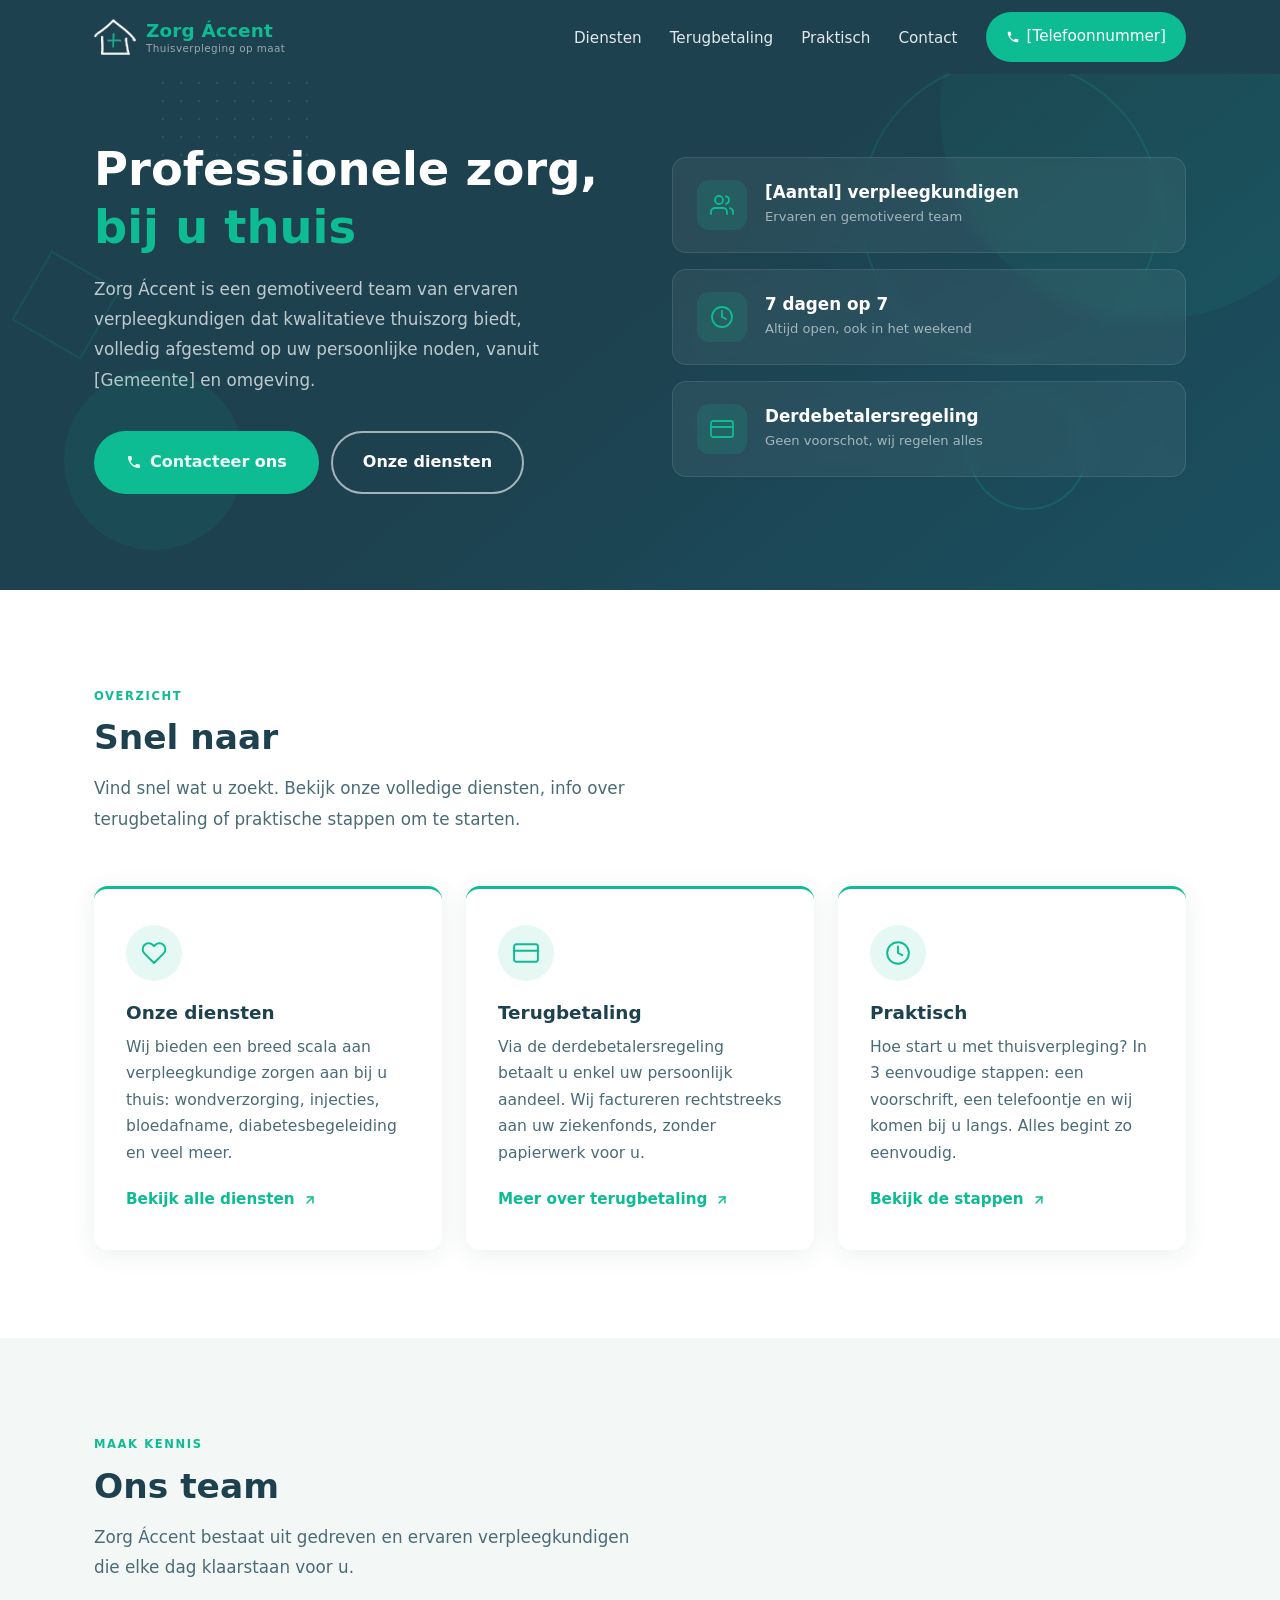
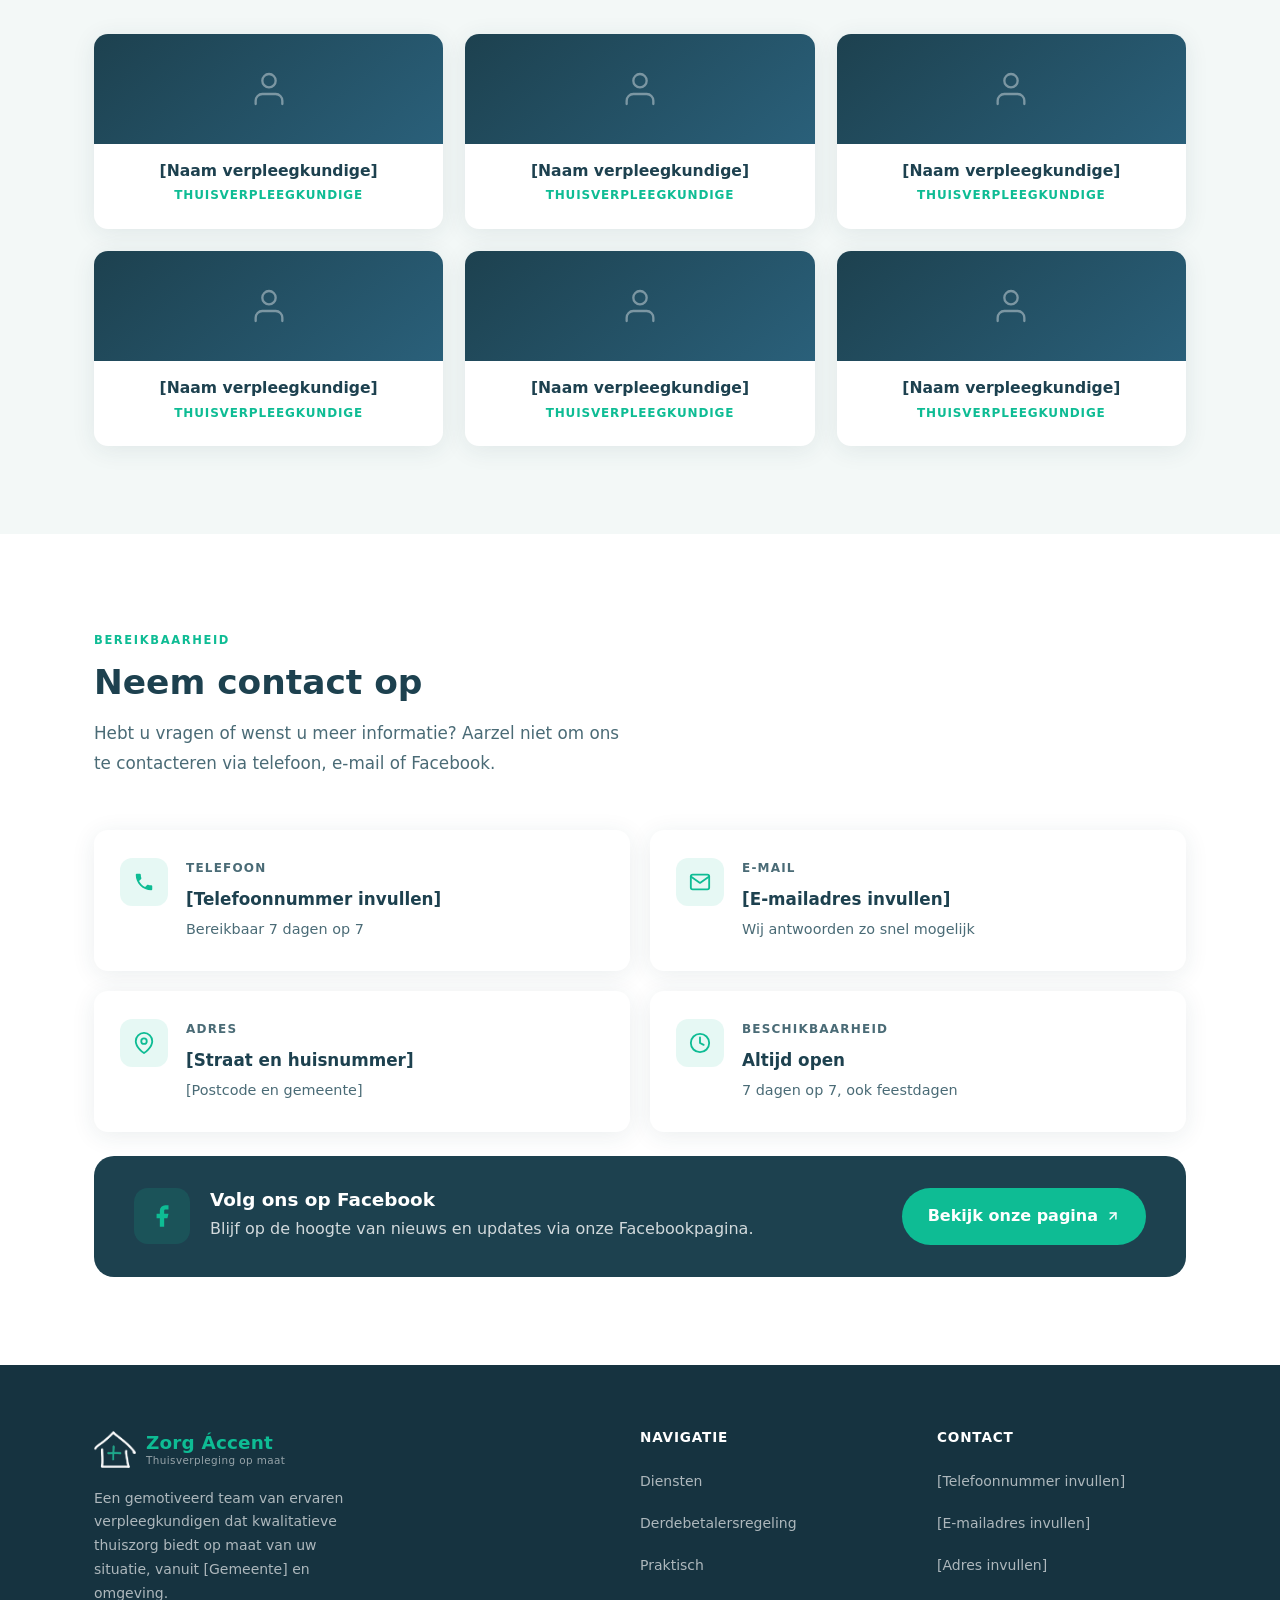
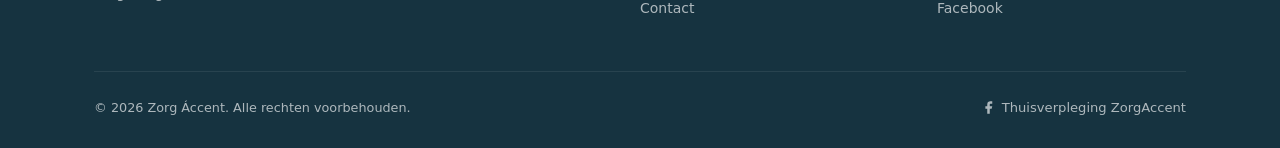
<file: index.html>
<!DOCTYPE html>
<html lang="nl">
<head>
  <meta charset="UTF-8" />
  <meta name="viewport" content="width=device-width, initial-scale=1.0" />
  <meta name="description" content="Zorg Áccent, thuisverpleging op maat in [Gemeente]. Gemotiveerd team van ervaren verpleegkundigen. Altijd open, derdebetalersregeling." />
  <title>Zorg Áccent, Thuisverpleging op maat</title>
  <link rel="stylesheet" href="style.css" />
</head>
<body>

<!-- ══════════════════════════════════════════
     NAVIGATION
══════════════════════════════════════════ -->
<nav class="nav" id="nav">
  <div class="container">
    <div class="nav__inner">

      <a href="index.html" class="nav__logo" aria-label="Zorg Áccent, terug naar begin">
        <img src="logo.png" alt="Zorg Áccent logo" />
        <div class="nav__brand">
          <span class="nav__brand-name">Zorg Áccent</span>
          <span class="nav__brand-sub">Thuisverpleging op maat</span>
        </div>
      </a>

      <ul class="nav__links" role="list">
        <li><a href="diensten.html">Diensten</a></li>
        <li><a href="terugbetaling.html">Terugbetaling</a></li>
        <li><a href="praktisch.html">Praktisch</a></li>
        <li><a href="#contact">Contact</a></li>
        <li>
          <a href="#contact" class="nav__cta-link" aria-label="Contacteer ons">
            <svg width="14" height="14" viewBox="0 0 24 24" fill="currentColor" aria-hidden="true">
              <path d="M6.6 10.8c1.4 2.8 3.8 5.1 6.6 6.6l2.2-2.2c.3-.3.7-.4 1-.2 1.1.4 2.3.6 3.6.6.6 0 1 .4 1 1V20c0 .6-.4 1-1 1C10.6 21 3 13.4 3 4c0-.6.4-1 1-1h3.5c.6 0 1 .4 1 1 0 1.3.2 2.5.6 3.6.1.3 0 .7-.2 1L6.6 10.8z"/>
            </svg>
            [Telefoonnummer]
          </a>
        </li>
      </ul>

      <button class="nav__burger" id="burger" aria-label="Menu openen" aria-expanded="false" aria-controls="navDrawer">
        <span></span><span></span><span></span>
      </button>

    </div>
  </div>

  <div class="nav__drawer" id="navDrawer" role="navigation" aria-label="Mobiele navigatie">
    <a href="diensten.html">Diensten</a>
    <a href="terugbetaling.html">Terugbetaling</a>
    <a href="praktisch.html">Praktisch</a>
    <a href="#contact">Contact</a>
    <a href="#contact" class="drawer-cta">[Telefoonnummer]</a>
  </div>
</nav>


<!-- ══════════════════════════════════════════
     HERO
══════════════════════════════════════════ -->
<section class="hero" id="home" aria-label="Introductie">
  <div class="hero__shapes" aria-hidden="true">
    <div class="shape shape--circle-lg"></div>
    <div class="shape shape--circle-sm"></div>
    <div class="shape shape--ring-lg"></div>
    <div class="shape shape--ring-sm"></div>
    <div class="shape shape--square"></div>
    <div class="shape shape--dot-grid"></div>
  </div>
  <div class="container">
    <div class="hero__inner">

      <div class="hero__content">
<h1 class="hero__title">
          Professionele zorg,<br>
          <span>bij u thuis</span>
        </h1>

        <p class="hero__text">
          Zorg Áccent is een gemotiveerd team van ervaren verpleegkundigen dat kwalitatieve thuiszorg biedt, volledig afgestemd op uw persoonlijke noden, vanuit [Gemeente] en omgeving.
        </p>

        <div class="hero__actions">
          <a href="#contact" class="btn btn-primary">
            <svg width="16" height="16" viewBox="0 0 24 24" fill="currentColor" aria-hidden="true">
              <path d="M6.6 10.8c1.4 2.8 3.8 5.1 6.6 6.6l2.2-2.2c.3-.3.7-.4 1-.2 1.1.4 2.3.6 3.6.6.6 0 1 .4 1 1V20c0 .6-.4 1-1 1C10.6 21 3 13.4 3 4c0-.6.4-1 1-1h3.5c.6 0 1 .4 1 1 0 1.3.2 2.5.6 3.6.1.3 0 .7-.2 1L6.6 10.8z"/>
            </svg>
            Contacteer ons
          </a>
          <a href="diensten.html" class="btn btn-outline">Onze diensten</a>
        </div>
      </div>

      <div class="hero__cards">
        <div class="hero-card reveal">
          <div class="hero-card__icon" aria-hidden="true">
            <svg width="24" height="24" viewBox="0 0 24 24" fill="none" stroke="currentColor" stroke-width="1.8" stroke-linecap="round" stroke-linejoin="round">
              <path d="M17 21v-2a4 4 0 0 0-4-4H5a4 4 0 0 0-4 4v2"/>
              <circle cx="9" cy="7" r="4"/>
              <path d="M23 21v-2a4 4 0 0 0-3-3.87"/>
              <path d="M16 3.13a4 4 0 0 1 0 7.75"/>
            </svg>
          </div>
          <div>
            <h3>[Aantal] verpleegkundigen</h3>
            <p>Ervaren en gemotiveerd team</p>
          </div>
        </div>

        <div class="hero-card reveal">
          <div class="hero-card__icon" aria-hidden="true">
            <svg width="24" height="24" viewBox="0 0 24 24" fill="none" stroke="currentColor" stroke-width="1.8" stroke-linecap="round" stroke-linejoin="round">
              <circle cx="12" cy="12" r="10"/>
              <polyline points="12 6 12 12 16 14"/>
            </svg>
          </div>
          <div>
            <h3>7 dagen op 7</h3>
            <p>Altijd open, ook in het weekend</p>
          </div>
        </div>

        <div class="hero-card reveal">
          <div class="hero-card__icon" aria-hidden="true">
            <svg width="24" height="24" viewBox="0 0 24 24" fill="none" stroke="currentColor" stroke-width="1.8" stroke-linecap="round" stroke-linejoin="round">
              <rect x="1" y="4" width="22" height="16" rx="2" ry="2"/>
              <line x1="1" y1="10" x2="23" y2="10"/>
            </svg>
          </div>
          <div>
            <h3>Derdebetalersregeling</h3>
            <p>Geen voorschot, wij regelen alles</p>
          </div>
        </div>
      </div>

    </div>
  </div>
</section>


<!-- ══════════════════════════════════════════
     SNEL NAAR
══════════════════════════════════════════ -->
<section class="section" id="snel-naar" aria-label="Snel naar">
  <div class="container">
    <div class="section-header">
      <span class="section-label">Overzicht</span>
      <h2 class="section-title">Snel naar</h2>
      <p class="section-sub">
        Vind snel wat u zoekt. Bekijk onze volledige diensten, info over terugbetaling of praktische stappen om te starten.
      </p>
    </div>

    <div class="quicklinks-grid">

      <div class="quicklink-card reveal">
        <div class="quicklink-card__icon" aria-hidden="true">
          <svg width="26" height="26" viewBox="0 0 24 24" fill="none" stroke="currentColor" stroke-width="1.8" stroke-linecap="round" stroke-linejoin="round">
            <path d="M20.84 4.61a5.5 5.5 0 0 0-7.78 0L12 5.67l-1.06-1.06a5.5 5.5 0 0 0-7.78 7.78l1.06 1.06L12 21.23l7.78-7.78 1.06-1.06a5.5 5.5 0 0 0 0-7.78z"/>
          </svg>
        </div>
        <h3>Onze diensten</h3>
        <p>
          Wij bieden een breed scala aan verpleegkundige zorgen aan bij u thuis: wondverzorging, injecties, bloedafname, diabetesbegeleiding en veel meer.
        </p>
        <a href="diensten.html" class="quicklink-card__link">
          Bekijk alle diensten
          <svg width="14" height="14" viewBox="0 0 24 24" fill="none" stroke="currentColor" stroke-width="2.5" stroke-linecap="round" stroke-linejoin="round" aria-hidden="true">
            <line x1="7" y1="17" x2="17" y2="7"/>
            <polyline points="7 7 17 7 17 17"/>
          </svg>
        </a>
      </div>

      <div class="quicklink-card reveal">
        <div class="quicklink-card__icon" aria-hidden="true">
          <svg width="26" height="26" viewBox="0 0 24 24" fill="none" stroke="currentColor" stroke-width="1.8" stroke-linecap="round" stroke-linejoin="round">
            <rect x="1" y="4" width="22" height="16" rx="2" ry="2"/>
            <line x1="1" y1="10" x2="23" y2="10"/>
          </svg>
        </div>
        <h3>Terugbetaling</h3>
        <p>
          Via de derdebetalersregeling betaalt u enkel uw persoonlijk aandeel. Wij factureren rechtstreeks aan uw ziekenfonds, zonder papierwerk voor u.
        </p>
        <a href="terugbetaling.html" class="quicklink-card__link">
          Meer over terugbetaling
          <svg width="14" height="14" viewBox="0 0 24 24" fill="none" stroke="currentColor" stroke-width="2.5" stroke-linecap="round" stroke-linejoin="round" aria-hidden="true">
            <line x1="7" y1="17" x2="17" y2="7"/>
            <polyline points="7 7 17 7 17 17"/>
          </svg>
        </a>
      </div>

      <div class="quicklink-card reveal">
        <div class="quicklink-card__icon" aria-hidden="true">
          <svg width="26" height="26" viewBox="0 0 24 24" fill="none" stroke="currentColor" stroke-width="1.8" stroke-linecap="round" stroke-linejoin="round">
            <circle cx="12" cy="12" r="10"/>
            <polyline points="12 6 12 12 16 14"/>
          </svg>
        </div>
        <h3>Praktisch</h3>
        <p>
          Hoe start u met thuisverpleging? In 3 eenvoudige stappen: een voorschrift, een telefoontje en wij komen bij u langs. Alles begint zo eenvoudig.
        </p>
        <a href="praktisch.html" class="quicklink-card__link">
          Bekijk de stappen
          <svg width="14" height="14" viewBox="0 0 24 24" fill="none" stroke="currentColor" stroke-width="2.5" stroke-linecap="round" stroke-linejoin="round" aria-hidden="true">
            <line x1="7" y1="17" x2="17" y2="7"/>
            <polyline points="7 7 17 7 17 17"/>
          </svg>
        </a>
      </div>

    </div>
  </div>
</section>


<!-- ══════════════════════════════════════════
     TEAM
══════════════════════════════════════════ -->
<section class="section section--alt" id="team">
  <div class="container">
    <div class="section-header">
      <span class="section-label">Maak kennis</span>
      <h2 class="section-title">Ons team</h2>
      <p class="section-sub">
        Zorg Áccent bestaat uit gedreven en ervaren verpleegkundigen die elke dag klaarstaan voor u.
      </p>
    </div>

    <div class="team-grid">

      <div class="team-card reveal">
        <div class="team-card__top" aria-hidden="true">
          <svg width="40" height="40" viewBox="0 0 24 24" fill="none" stroke="currentColor" stroke-width="1.4" stroke-linecap="round" stroke-linejoin="round">
            <path d="M20 21v-2a4 4 0 0 0-4-4H8a4 4 0 0 0-4 4v2"/>
            <circle cx="12" cy="7" r="4"/>
          </svg>
        </div>
        <div class="team-card__body">
          <h3>[Naam verpleegkundige]</h3>
          <p>Thuisverpleegkundige</p>
        </div>
      </div>

      <div class="team-card reveal">
        <div class="team-card__top" aria-hidden="true">
          <svg width="40" height="40" viewBox="0 0 24 24" fill="none" stroke="currentColor" stroke-width="1.4" stroke-linecap="round" stroke-linejoin="round">
            <path d="M20 21v-2a4 4 0 0 0-4-4H8a4 4 0 0 0-4 4v2"/>
            <circle cx="12" cy="7" r="4"/>
          </svg>
        </div>
        <div class="team-card__body">
          <h3>[Naam verpleegkundige]</h3>
          <p>Thuisverpleegkundige</p>
        </div>
      </div>

      <div class="team-card reveal">
        <div class="team-card__top" aria-hidden="true">
          <svg width="40" height="40" viewBox="0 0 24 24" fill="none" stroke="currentColor" stroke-width="1.4" stroke-linecap="round" stroke-linejoin="round">
            <path d="M20 21v-2a4 4 0 0 0-4-4H8a4 4 0 0 0-4 4v2"/>
            <circle cx="12" cy="7" r="4"/>
          </svg>
        </div>
        <div class="team-card__body">
          <h3>[Naam verpleegkundige]</h3>
          <p>Thuisverpleegkundige</p>
        </div>
      </div>

      <div class="team-card reveal">
        <div class="team-card__top" aria-hidden="true">
          <svg width="40" height="40" viewBox="0 0 24 24" fill="none" stroke="currentColor" stroke-width="1.4" stroke-linecap="round" stroke-linejoin="round">
            <path d="M20 21v-2a4 4 0 0 0-4-4H8a4 4 0 0 0-4 4v2"/>
            <circle cx="12" cy="7" r="4"/>
          </svg>
        </div>
        <div class="team-card__body">
          <h3>[Naam verpleegkundige]</h3>
          <p>Thuisverpleegkundige</p>
        </div>
      </div>

      <div class="team-card reveal">
        <div class="team-card__top" aria-hidden="true">
          <svg width="40" height="40" viewBox="0 0 24 24" fill="none" stroke="currentColor" stroke-width="1.4" stroke-linecap="round" stroke-linejoin="round">
            <path d="M20 21v-2a4 4 0 0 0-4-4H8a4 4 0 0 0-4 4v2"/>
            <circle cx="12" cy="7" r="4"/>
          </svg>
        </div>
        <div class="team-card__body">
          <h3>[Naam verpleegkundige]</h3>
          <p>Thuisverpleegkundige</p>
        </div>
      </div>

      <div class="team-card reveal">
        <div class="team-card__top" aria-hidden="true">
          <svg width="40" height="40" viewBox="0 0 24 24" fill="none" stroke="currentColor" stroke-width="1.4" stroke-linecap="round" stroke-linejoin="round">
            <path d="M20 21v-2a4 4 0 0 0-4-4H8a4 4 0 0 0-4 4v2"/>
            <circle cx="12" cy="7" r="4"/>
          </svg>
        </div>
        <div class="team-card__body">
          <h3>[Naam verpleegkundige]</h3>
          <p>Thuisverpleegkundige</p>
        </div>
      </div>

    </div>
  </div>
</section>


<!-- ══════════════════════════════════════════
     CONTACT
══════════════════════════════════════════ -->
<section class="section" id="contact">
  <div class="container">
    <div class="section-header">
      <span class="section-label">Bereikbaarheid</span>
      <h2 class="section-title">Neem contact op</h2>
      <p class="section-sub">
        Hebt u vragen of wenst u meer informatie? Aarzel niet om ons te contacteren via telefoon, e-mail of Facebook.
      </p>
    </div>

    <div class="contact-info-grid">

      <div class="contact-info-card reveal">
        <div class="contact-info-card__icon" aria-hidden="true">
          <svg width="22" height="22" viewBox="0 0 24 24" fill="currentColor">
            <path d="M6.6 10.8c1.4 2.8 3.8 5.1 6.6 6.6l2.2-2.2c.3-.3.7-.4 1-.2 1.1.4 2.3.6 3.6.6.6 0 1 .4 1 1V20c0 .6-.4 1-1 1C10.6 21 3 13.4 3 4c0-.6.4-1 1-1h3.5c.6 0 1 .4 1 1 0 1.3.2 2.5.6 3.6.1.3 0 .7-.2 1L6.6 10.8z"/>
          </svg>
        </div>
        <div>
          <div class="contact-info-card__label">Telefoon</div>
          <div class="contact-info-card__value">[Telefoonnummer invullen]</div>
          <div class="contact-info-card__note">Bereikbaar 7 dagen op 7</div>
        </div>
      </div>

      <div class="contact-info-card reveal">
        <div class="contact-info-card__icon" aria-hidden="true">
          <svg width="22" height="22" viewBox="0 0 24 24" fill="none" stroke="currentColor" stroke-width="2" stroke-linecap="round" stroke-linejoin="round">
            <path d="M4 4h16c1.1 0 2 .9 2 2v12c0 1.1-.9 2-2 2H4c-1.1 0-2-.9-2-2V6c0-1.1.9-2 2-2z"/>
            <polyline points="22,6 12,13 2,6"/>
          </svg>
        </div>
        <div>
          <div class="contact-info-card__label">E-mail</div>
          <div class="contact-info-card__value">[E-mailadres invullen]</div>
          <div class="contact-info-card__note">Wij antwoorden zo snel mogelijk</div>
        </div>
      </div>

      <div class="contact-info-card reveal">
        <div class="contact-info-card__icon" aria-hidden="true">
          <svg width="22" height="22" viewBox="0 0 24 24" fill="none" stroke="currentColor" stroke-width="2" stroke-linecap="round" stroke-linejoin="round">
            <path d="M21 10c0 7-9 13-9 13s-9-6-9-13a9 9 0 0 1 18 0z"/>
            <circle cx="12" cy="10" r="3"/>
          </svg>
        </div>
        <div>
          <div class="contact-info-card__label">Adres</div>
          <div class="contact-info-card__value">[Straat en huisnummer]</div>
          <div class="contact-info-card__note">[Postcode en gemeente]</div>
        </div>
      </div>

      <div class="contact-info-card reveal">
        <div class="contact-info-card__icon" aria-hidden="true">
          <svg width="22" height="22" viewBox="0 0 24 24" fill="none" stroke="currentColor" stroke-width="2" stroke-linecap="round" stroke-linejoin="round">
            <circle cx="12" cy="12" r="10"/>
            <polyline points="12 6 12 12 16 14"/>
          </svg>
        </div>
        <div>
          <div class="contact-info-card__label">Beschikbaarheid</div>
          <div class="contact-info-card__value">Altijd open</div>
          <div class="contact-info-card__note">7 dagen op 7, ook feestdagen</div>
        </div>
      </div>

    </div>

    <div class="contact-fb-banner reveal">
      <div class="contact-fb-banner__left">
        <div class="contact-fb-banner__icon" aria-hidden="true">
          <svg width="26" height="26" viewBox="0 0 24 24" fill="currentColor">
            <path d="M18 2h-3a5 5 0 0 0-5 5v3H7v4h3v8h4v-8h3l1-4h-4V7a1 1 0 0 1 1-1h3z"/>
          </svg>
        </div>
        <div>
          <h3>Volg ons op Facebook</h3>
          <p>Blijf op de hoogte van nieuws en updates via onze Facebookpagina.</p>
        </div>
      </div>
      <a href="#" class="contact-fb-banner__link">
        Bekijk onze pagina
        <svg width="14" height="14" viewBox="0 0 24 24" fill="none" stroke="currentColor" stroke-width="2.5" stroke-linecap="round" stroke-linejoin="round" aria-hidden="true">
          <line x1="7" y1="17" x2="17" y2="7"/>
          <polyline points="7 7 17 7 17 17"/>
        </svg>
      </a>
    </div>

  </div>
</section>


<!-- ══════════════════════════════════════════
     FOOTER
══════════════════════════════════════════ -->
<footer class="footer" role="contentinfo">
  <div class="container">
    <div class="footer__grid">

      <div class="footer__brand">
        <a href="index.html" class="nav__logo" aria-label="Zorg Áccent, terug naar begin">
          <img src="logo.png" alt="Zorg Áccent logo" />
          <div class="nav__brand">
            <span class="nav__brand-name">Zorg Áccent</span>
            <span class="nav__brand-sub">Thuisverpleging op maat</span>
          </div>
        </a>
        <p class="footer__brand-text">
          Een gemotiveerd team van ervaren verpleegkundigen dat kwalitatieve thuiszorg biedt op maat van uw situatie, vanuit [Gemeente] en omgeving.
        </p>
      </div>

      <div class="footer__col">
        <h4>Navigatie</h4>
        <ul>
          <li><a href="diensten.html">Diensten</a></li>
          <li><a href="terugbetaling.html">Derdebetalersregeling</a></li>
          <li><a href="praktisch.html">Praktisch</a></li>
          <li><a href="#contact">Contact</a></li>
        </ul>
      </div>

      <div class="footer__col">
        <h4>Contact</h4>
        <ul>
          <li><span>[Telefoonnummer invullen]</span></li>
          <li><span>[E-mailadres invullen]</span></li>
          <li><span>[Adres invullen]</span></li>
          <li><a href="#">Facebook</a></li>
        </ul>
      </div>

    </div>

    <div class="footer__bottom">
      <span>&copy; <span id="year"></span> Zorg Áccent. Alle rechten voorbehouden.</span>
      <a href="#" class="footer__fb">
        <svg width="15" height="15" viewBox="0 0 24 24" fill="currentColor" aria-hidden="true">
          <path d="M18 2h-3a5 5 0 0 0-5 5v3H7v4h3v8h4v-8h3l1-4h-4V7a1 1 0 0 1 1-1h3z"/>
        </svg>
        Thuisverpleging ZorgAccent
      </a>
    </div>
  </div>
</footer>

<script src="script.js"></script>
</body>
</html>
</file>
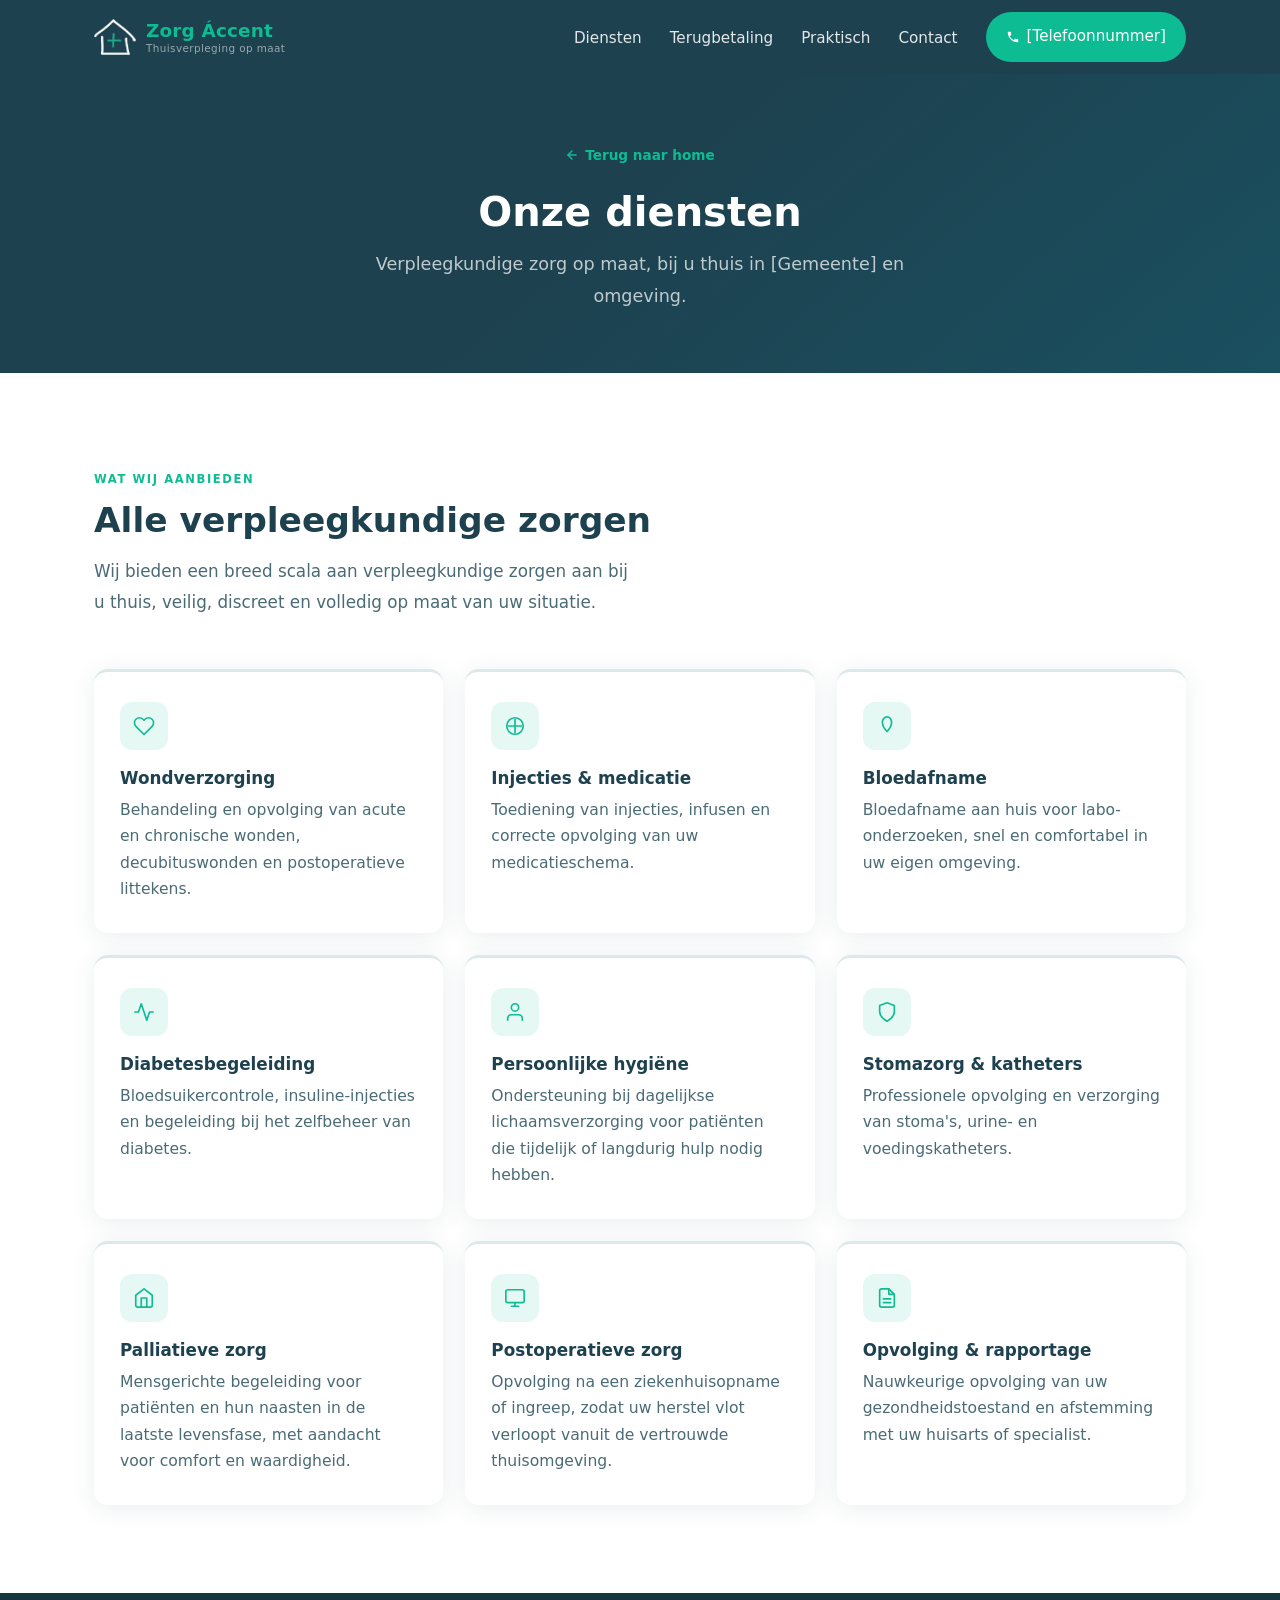
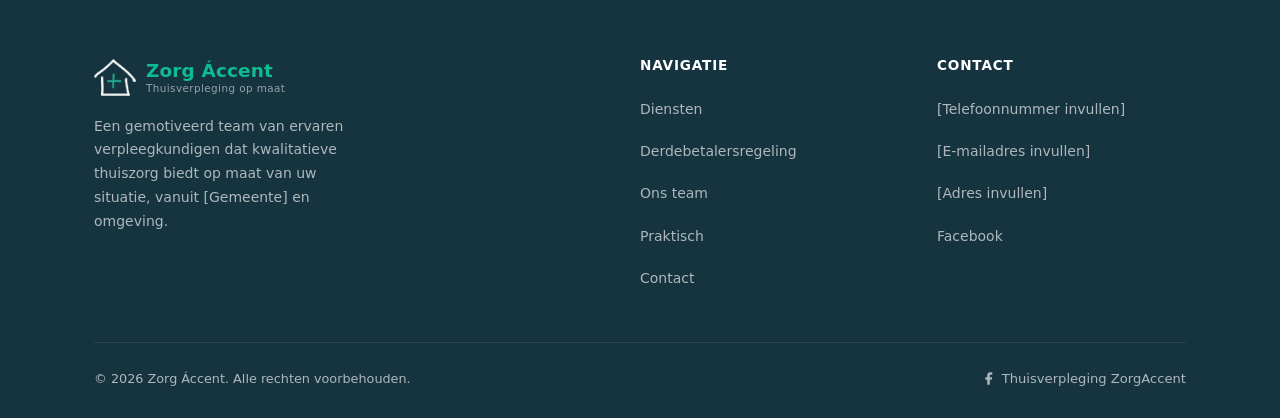
<file: diensten.html>
<!DOCTYPE html>
<html lang="nl">
<head>
  <meta charset="UTF-8" />
  <meta name="viewport" content="width=device-width, initial-scale=1.0" />
  <meta name="description" content="Bekijk alle verpleegkundige diensten van Zorg Áccent: wondverzorging, injecties, bloedafname, diabetesbegeleiding en meer, bij u thuis in [Gemeente]." />
  <title>Diensten - Zorg Áccent, Thuisverpleging op maat</title>
  <link rel="stylesheet" href="style.css" />
</head>
<body>

<!-- ══════════════════════════════════════════
     NAVIGATION
══════════════════════════════════════════ -->
<nav class="nav" id="nav">
  <div class="container">
    <div class="nav__inner">

      <a href="index.html" class="nav__logo" aria-label="Zorg Áccent, terug naar begin">
        <img src="logo.png" alt="Zorg Áccent logo" />
        <div class="nav__brand">
          <span class="nav__brand-name">Zorg Áccent</span>
          <span class="nav__brand-sub">Thuisverpleging op maat</span>
        </div>
      </a>

      <ul class="nav__links" role="list">
        <li><a href="diensten.html">Diensten</a></li>
        <li><a href="terugbetaling.html">Terugbetaling</a></li>
        <li><a href="praktisch.html">Praktisch</a></li>
        <li><a href="index.html#contact">Contact</a></li>
        <li>
          <a href="index.html#contact" class="nav__cta-link" aria-label="Contacteer ons">
            <svg width="14" height="14" viewBox="0 0 24 24" fill="currentColor" aria-hidden="true">
              <path d="M6.6 10.8c1.4 2.8 3.8 5.1 6.6 6.6l2.2-2.2c.3-.3.7-.4 1-.2 1.1.4 2.3.6 3.6.6.6 0 1 .4 1 1V20c0 .6-.4 1-1 1C10.6 21 3 13.4 3 4c0-.6.4-1 1-1h3.5c.6 0 1 .4 1 1 0 1.3.2 2.5.6 3.6.1.3 0 .7-.2 1L6.6 10.8z"/>
            </svg>
            [Telefoonnummer]
          </a>
        </li>
      </ul>

      <button class="nav__burger" id="burger" aria-label="Menu openen" aria-expanded="false" aria-controls="navDrawer">
        <span></span><span></span><span></span>
      </button>

    </div>
  </div>

  <div class="nav__drawer" id="navDrawer" role="navigation" aria-label="Mobiele navigatie">
    <a href="diensten.html">Diensten</a>
    <a href="terugbetaling.html">Terugbetaling</a>
    <a href="praktisch.html">Praktisch</a>
    <a href="index.html#contact">Contact</a>
    <a href="index.html#contact" class="drawer-cta">[Telefoonnummer]</a>
  </div>
</nav>


<!-- ══════════════════════════════════════════
     PAGE HEADER
══════════════════════════════════════════ -->
<header class="page-header" aria-label="Pagina-header Diensten">
  <div class="container">
    <a href="index.html" class="page-header__back">
      <svg width="14" height="14" viewBox="0 0 24 24" fill="none" stroke="currentColor" stroke-width="2.5" stroke-linecap="round" stroke-linejoin="round" aria-hidden="true">
        <line x1="19" y1="12" x2="5" y2="12"/>
        <polyline points="12 19 5 12 12 5"/>
      </svg>
      Terug naar home
    </a>
    <h1>Onze diensten</h1>
    <p>Verpleegkundige zorg op maat, bij u thuis in [Gemeente] en omgeving.</p>
  </div>
</header>


<!-- ══════════════════════════════════════════
     DIENSTEN
══════════════════════════════════════════ -->
<section class="section" id="diensten">
  <div class="container">
    <div class="section-header">
      <span class="section-label">Wat wij aanbieden</span>
      <h2 class="section-title">Alle verpleegkundige zorgen</h2>
      <p class="section-sub">
        Wij bieden een breed scala aan verpleegkundige zorgen aan bij u thuis, veilig, discreet en volledig op maat van uw situatie.
      </p>
    </div>

    <div class="services-grid">

      <div class="service-card reveal">
        <div class="service-card__icon" aria-hidden="true">
          <svg width="22" height="22" viewBox="0 0 24 24" fill="none" stroke="currentColor" stroke-width="1.8" stroke-linecap="round" stroke-linejoin="round">
            <path d="M20.84 4.61a5.5 5.5 0 0 0-7.78 0L12 5.67l-1.06-1.06a5.5 5.5 0 0 0-7.78 7.78l1.06 1.06L12 21.23l7.78-7.78 1.06-1.06a5.5 5.5 0 0 0 0-7.78z"/>
          </svg>
        </div>
        <h3>Wondverzorging</h3>
        <p>Behandeling en opvolging van acute en chronische wonden, decubituswonden en postoperatieve littekens.</p>
      </div>

      <div class="service-card reveal">
        <div class="service-card__icon" aria-hidden="true">
          <svg width="22" height="22" viewBox="0 0 24 24" fill="none" stroke="currentColor" stroke-width="1.8" stroke-linecap="round" stroke-linejoin="round">
            <line x1="5" y1="12" x2="19" y2="12"/>
            <line x1="12" y1="5" x2="12" y2="19"/>
            <circle cx="12" cy="12" r="9"/>
          </svg>
        </div>
        <h3>Injecties &amp; medicatie</h3>
        <p>Toediening van injecties, infusen en correcte opvolging van uw medicatieschema.</p>
      </div>

      <div class="service-card reveal">
        <div class="service-card__icon" aria-hidden="true">
          <svg width="22" height="22" viewBox="0 0 24 24" fill="none" stroke="currentColor" stroke-width="1.8" stroke-linecap="round" stroke-linejoin="round">
            <path d="M12 2C9.5 2 7 4.5 7 8c0 5 5 10 5 10s5-5 5-10c0-3.5-2.5-6-5-6z"/>
          </svg>
        </div>
        <h3>Bloedafname</h3>
        <p>Bloedafname aan huis voor labo-onderzoeken, snel en comfortabel in uw eigen omgeving.</p>
      </div>

      <div class="service-card reveal">
        <div class="service-card__icon" aria-hidden="true">
          <svg width="22" height="22" viewBox="0 0 24 24" fill="none" stroke="currentColor" stroke-width="1.8" stroke-linecap="round" stroke-linejoin="round">
            <polyline points="22 12 18 12 15 21 9 3 6 12 2 12"/>
          </svg>
        </div>
        <h3>Diabetesbegeleiding</h3>
        <p>Bloedsuikercontrole, insuline-injecties en begeleiding bij het zelfbeheer van diabetes.</p>
      </div>

      <div class="service-card reveal">
        <div class="service-card__icon" aria-hidden="true">
          <svg width="22" height="22" viewBox="0 0 24 24" fill="none" stroke="currentColor" stroke-width="1.8" stroke-linecap="round" stroke-linejoin="round">
            <path d="M20 21v-2a4 4 0 0 0-4-4H8a4 4 0 0 0-4 4v2"/>
            <circle cx="12" cy="7" r="4"/>
          </svg>
        </div>
        <h3>Persoonlijke hygiëne</h3>
        <p>Ondersteuning bij dagelijkse lichaamsverzorging voor patiënten die tijdelijk of langdurig hulp nodig hebben.</p>
      </div>

      <div class="service-card reveal">
        <div class="service-card__icon" aria-hidden="true">
          <svg width="22" height="22" viewBox="0 0 24 24" fill="none" stroke="currentColor" stroke-width="1.8" stroke-linecap="round" stroke-linejoin="round">
            <path d="M12 22s8-4 8-10V5l-8-3-8 3v7c0 6 8 10 8 10z"/>
          </svg>
        </div>
        <h3>Stomazorg &amp; katheters</h3>
        <p>Professionele opvolging en verzorging van stoma's, urine- en voedingskatheters.</p>
      </div>

      <div class="service-card reveal">
        <div class="service-card__icon" aria-hidden="true">
          <svg width="22" height="22" viewBox="0 0 24 24" fill="none" stroke="currentColor" stroke-width="1.8" stroke-linecap="round" stroke-linejoin="round">
            <path d="M3 9l9-7 9 7v11a2 2 0 0 1-2 2H5a2 2 0 0 1-2-2z"/>
            <polyline points="9 22 9 12 15 12 15 22"/>
          </svg>
        </div>
        <h3>Palliatieve zorg</h3>
        <p>Mensgerichte begeleiding voor patiënten en hun naasten in de laatste levensfase, met aandacht voor comfort en waardigheid.</p>
      </div>

      <div class="service-card reveal">
        <div class="service-card__icon" aria-hidden="true">
          <svg width="22" height="22" viewBox="0 0 24 24" fill="none" stroke="currentColor" stroke-width="1.8" stroke-linecap="round" stroke-linejoin="round">
            <rect x="2" y="3" width="20" height="14" rx="2" ry="2"/>
            <line x1="8" y1="21" x2="16" y2="21"/>
            <line x1="12" y1="17" x2="12" y2="21"/>
          </svg>
        </div>
        <h3>Postoperatieve zorg</h3>
        <p>Opvolging na een ziekenhuisopname of ingreep, zodat uw herstel vlot verloopt vanuit de vertrouwde thuisomgeving.</p>
      </div>

      <div class="service-card reveal">
        <div class="service-card__icon" aria-hidden="true">
          <svg width="22" height="22" viewBox="0 0 24 24" fill="none" stroke="currentColor" stroke-width="1.8" stroke-linecap="round" stroke-linejoin="round">
            <path d="M14 2H6a2 2 0 0 0-2 2v16a2 2 0 0 0 2 2h12a2 2 0 0 0 2-2V8z"/>
            <polyline points="14 2 14 8 20 8"/>
            <line x1="16" y1="13" x2="8" y2="13"/>
            <line x1="16" y1="17" x2="8" y2="17"/>
          </svg>
        </div>
        <h3>Opvolging &amp; rapportage</h3>
        <p>Nauwkeurige opvolging van uw gezondheidstoestand en afstemming met uw huisarts of specialist.</p>
      </div>

    </div>
  </div>
</section>


<!-- ══════════════════════════════════════════
     FOOTER
══════════════════════════════════════════ -->
<footer class="footer" role="contentinfo">
  <div class="container">
    <div class="footer__grid">

      <div class="footer__brand">
        <a href="index.html" class="nav__logo" aria-label="Zorg Áccent, terug naar begin">
          <img src="logo.png" alt="Zorg Áccent logo" />
          <div class="nav__brand">
            <span class="nav__brand-name">Zorg Áccent</span>
            <span class="nav__brand-sub">Thuisverpleging op maat</span>
          </div>
        </a>
        <p class="footer__brand-text">
          Een gemotiveerd team van ervaren verpleegkundigen dat kwalitatieve thuiszorg biedt op maat van uw situatie, vanuit [Gemeente] en omgeving.
        </p>
      </div>

      <div class="footer__col">
        <h4>Navigatie</h4>
        <ul>
          <li><a href="diensten.html">Diensten</a></li>
          <li><a href="terugbetaling.html">Derdebetalersregeling</a></li>
          <li><a href="index.html#team">Ons team</a></li>
          <li><a href="praktisch.html">Praktisch</a></li>
          <li><a href="index.html#contact">Contact</a></li>
        </ul>
      </div>

      <div class="footer__col">
        <h4>Contact</h4>
        <ul>
          <li><span>[Telefoonnummer invullen]</span></li>
          <li><span>[E-mailadres invullen]</span></li>
          <li><span>[Adres invullen]</span></li>
          <li><a href="#">Facebook</a></li>
        </ul>
      </div>

    </div>

    <div class="footer__bottom">
      <span>&copy; <span id="year"></span> Zorg Áccent. Alle rechten voorbehouden.</span>
      <a href="#" class="footer__fb">
        <svg width="15" height="15" viewBox="0 0 24 24" fill="currentColor" aria-hidden="true">
          <path d="M18 2h-3a5 5 0 0 0-5 5v3H7v4h3v8h4v-8h3l1-4h-4V7a1 1 0 0 1 1-1h3z"/>
        </svg>
        Thuisverpleging ZorgAccent
      </a>
    </div>
  </div>
</footer>

<script src="script.js"></script>
</body>
</html>
</file>
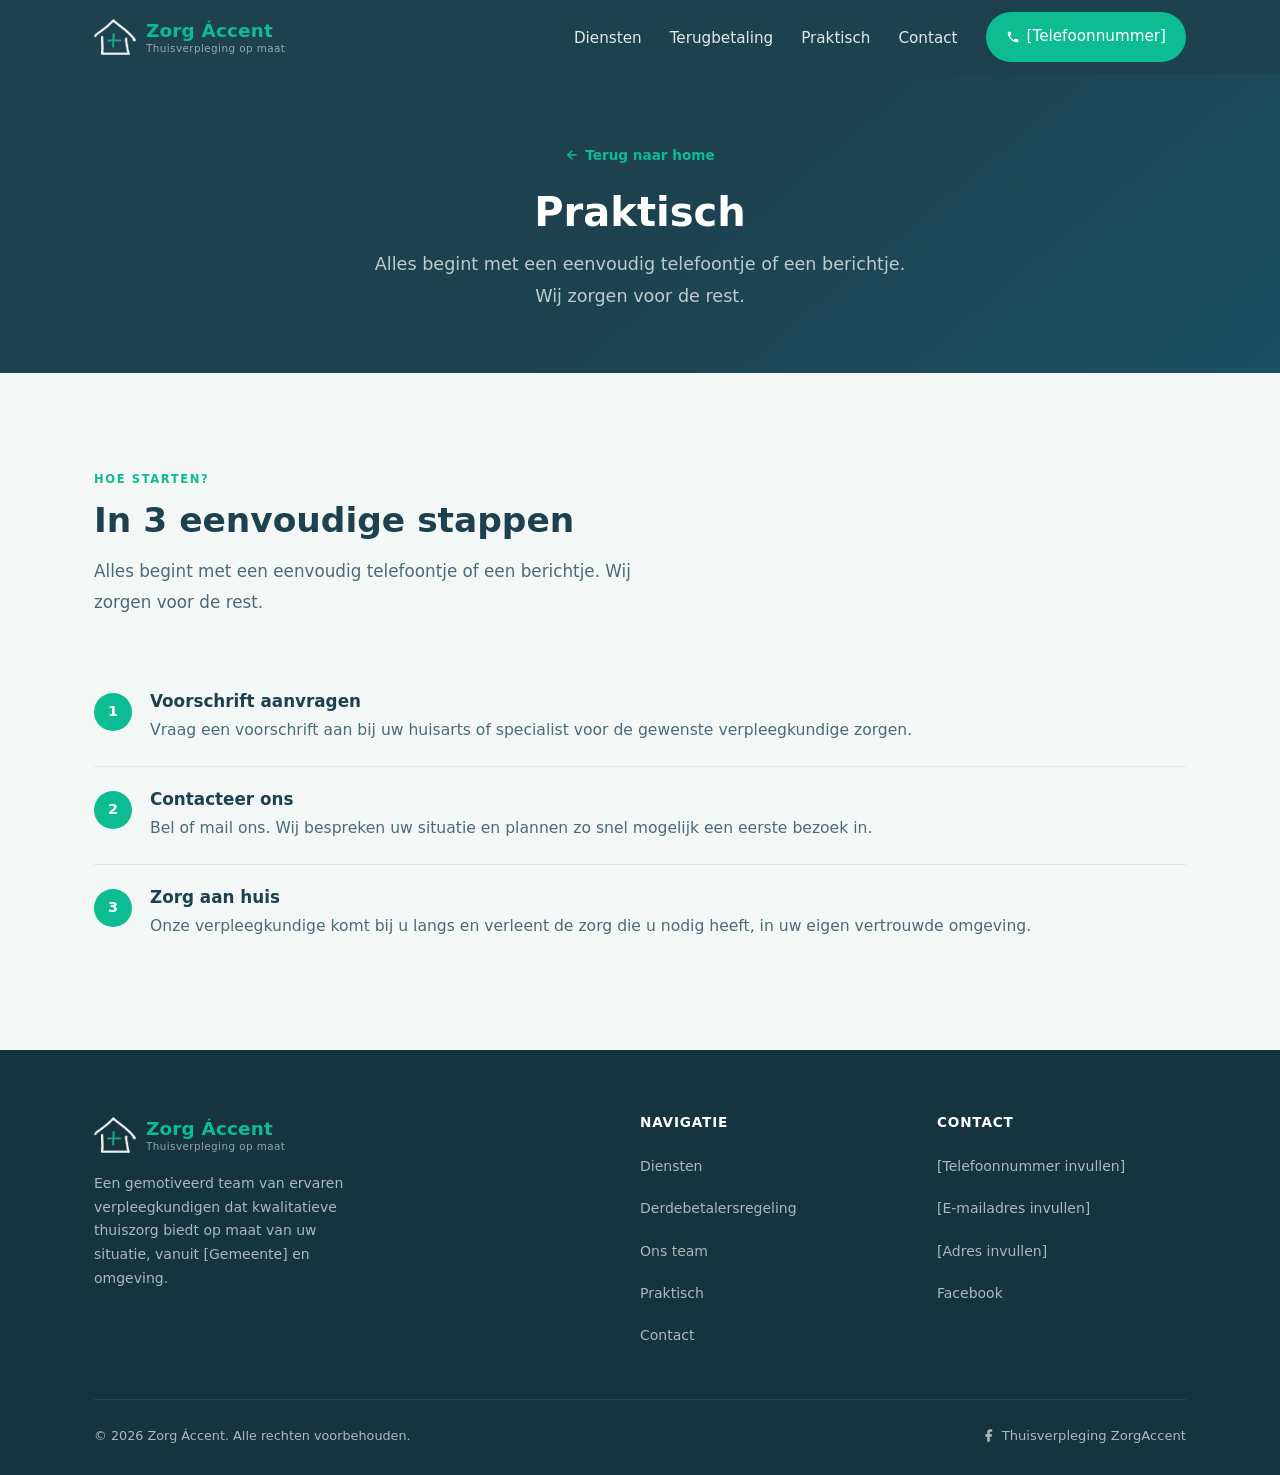
<file: praktisch.html>
<!DOCTYPE html>
<html lang="nl">
<head>
  <meta charset="UTF-8" />
  <meta name="viewport" content="width=device-width, initial-scale=1.0" />
  <meta name="description" content="Hoe start u met thuisverpleging via Zorg Áccent? In 3 eenvoudige stappen bent u op weg naar professionele zorg bij u thuis in [Gemeente]." />
  <title>Praktisch - Zorg Áccent, Thuisverpleging op maat</title>
  <link rel="stylesheet" href="style.css" />
</head>
<body>

<!-- ══════════════════════════════════════════
     NAVIGATION
══════════════════════════════════════════ -->
<nav class="nav" id="nav">
  <div class="container">
    <div class="nav__inner">

      <a href="index.html" class="nav__logo" aria-label="Zorg Áccent, terug naar begin">
        <img src="logo.png" alt="Zorg Áccent logo" />
        <div class="nav__brand">
          <span class="nav__brand-name">Zorg Áccent</span>
          <span class="nav__brand-sub">Thuisverpleging op maat</span>
        </div>
      </a>

      <ul class="nav__links" role="list">
        <li><a href="diensten.html">Diensten</a></li>
        <li><a href="terugbetaling.html">Terugbetaling</a></li>
        <li><a href="praktisch.html">Praktisch</a></li>
        <li><a href="index.html#contact">Contact</a></li>
        <li>
          <a href="index.html#contact" class="nav__cta-link" aria-label="Contacteer ons">
            <svg width="14" height="14" viewBox="0 0 24 24" fill="currentColor" aria-hidden="true">
              <path d="M6.6 10.8c1.4 2.8 3.8 5.1 6.6 6.6l2.2-2.2c.3-.3.7-.4 1-.2 1.1.4 2.3.6 3.6.6.6 0 1 .4 1 1V20c0 .6-.4 1-1 1C10.6 21 3 13.4 3 4c0-.6.4-1 1-1h3.5c.6 0 1 .4 1 1 0 1.3.2 2.5.6 3.6.1.3 0 .7-.2 1L6.6 10.8z"/>
            </svg>
            [Telefoonnummer]
          </a>
        </li>
      </ul>

      <button class="nav__burger" id="burger" aria-label="Menu openen" aria-expanded="false" aria-controls="navDrawer">
        <span></span><span></span><span></span>
      </button>

    </div>
  </div>

  <div class="nav__drawer" id="navDrawer" role="navigation" aria-label="Mobiele navigatie">
    <a href="diensten.html">Diensten</a>
    <a href="terugbetaling.html">Terugbetaling</a>
    <a href="praktisch.html">Praktisch</a>
    <a href="index.html#contact">Contact</a>
    <a href="index.html#contact" class="drawer-cta">[Telefoonnummer]</a>
  </div>
</nav>


<!-- ══════════════════════════════════════════
     PAGE HEADER
══════════════════════════════════════════ -->
<header class="page-header" aria-label="Pagina-header Praktisch">
  <div class="container">
    <a href="index.html" class="page-header__back">
      <svg width="14" height="14" viewBox="0 0 24 24" fill="none" stroke="currentColor" stroke-width="2.5" stroke-linecap="round" stroke-linejoin="round" aria-hidden="true">
        <line x1="19" y1="12" x2="5" y2="12"/>
        <polyline points="12 19 5 12 12 5"/>
      </svg>
      Terug naar home
    </a>
    <h1>Praktisch</h1>
    <p>Alles begint met een eenvoudig telefoontje of een berichtje. Wij zorgen voor de rest.</p>
  </div>
</header>


<!-- ══════════════════════════════════════════
     PRAKTISCH
══════════════════════════════════════════ -->
<section class="section section--alt" id="praktisch">
  <div class="container">
    <div class="section-header">
      <span class="section-label">Hoe starten?</span>
      <h2 class="section-title">In 3 eenvoudige stappen</h2>
      <p class="section-sub">
        Alles begint met een eenvoudig telefoontje of een berichtje. Wij zorgen voor de rest.
      </p>
    </div>

    <ol class="steps-list" aria-label="Stappen om te starten">
      <li class="step-item reveal">
        <div class="step-item__num" aria-hidden="true">1</div>
        <div>
          <h4>Voorschrift aanvragen</h4>
          <p>Vraag een voorschrift aan bij uw huisarts of specialist voor de gewenste verpleegkundige zorgen.</p>
        </div>
      </li>
      <li class="step-item reveal">
        <div class="step-item__num" aria-hidden="true">2</div>
        <div>
          <h4>Contacteer ons</h4>
          <p>Bel of mail ons. Wij bespreken uw situatie en plannen zo snel mogelijk een eerste bezoek in.</p>
        </div>
      </li>
      <li class="step-item reveal">
        <div class="step-item__num" aria-hidden="true">3</div>
        <div>
          <h4>Zorg aan huis</h4>
          <p>Onze verpleegkundige komt bij u langs en verleent de zorg die u nodig heeft, in uw eigen vertrouwde omgeving.</p>
        </div>
      </li>
    </ol>

  </div>
</section>


<!-- ══════════════════════════════════════════
     FOOTER
══════════════════════════════════════════ -->
<footer class="footer" role="contentinfo">
  <div class="container">
    <div class="footer__grid">

      <div class="footer__brand">
        <a href="index.html" class="nav__logo" aria-label="Zorg Áccent, terug naar begin">
          <img src="logo.png" alt="Zorg Áccent logo" />
          <div class="nav__brand">
            <span class="nav__brand-name">Zorg Áccent</span>
            <span class="nav__brand-sub">Thuisverpleging op maat</span>
          </div>
        </a>
        <p class="footer__brand-text">
          Een gemotiveerd team van ervaren verpleegkundigen dat kwalitatieve thuiszorg biedt op maat van uw situatie, vanuit [Gemeente] en omgeving.
        </p>
      </div>

      <div class="footer__col">
        <h4>Navigatie</h4>
        <ul>
          <li><a href="diensten.html">Diensten</a></li>
          <li><a href="terugbetaling.html">Derdebetalersregeling</a></li>
          <li><a href="index.html#team">Ons team</a></li>
          <li><a href="praktisch.html">Praktisch</a></li>
          <li><a href="index.html#contact">Contact</a></li>
        </ul>
      </div>

      <div class="footer__col">
        <h4>Contact</h4>
        <ul>
          <li><span>[Telefoonnummer invullen]</span></li>
          <li><span>[E-mailadres invullen]</span></li>
          <li><span>[Adres invullen]</span></li>
          <li><a href="#">Facebook</a></li>
        </ul>
      </div>

    </div>

    <div class="footer__bottom">
      <span>&copy; <span id="year"></span> Zorg Áccent. Alle rechten voorbehouden.</span>
      <a href="#" class="footer__fb">
        <svg width="15" height="15" viewBox="0 0 24 24" fill="currentColor" aria-hidden="true">
          <path d="M18 2h-3a5 5 0 0 0-5 5v3H7v4h3v8h4v-8h3l1-4h-4V7a1 1 0 0 1 1-1h3z"/>
        </svg>
        Thuisverpleging ZorgAccent
      </a>
    </div>
  </div>
</footer>

<script src="script.js"></script>
</body>
</html>
</file>
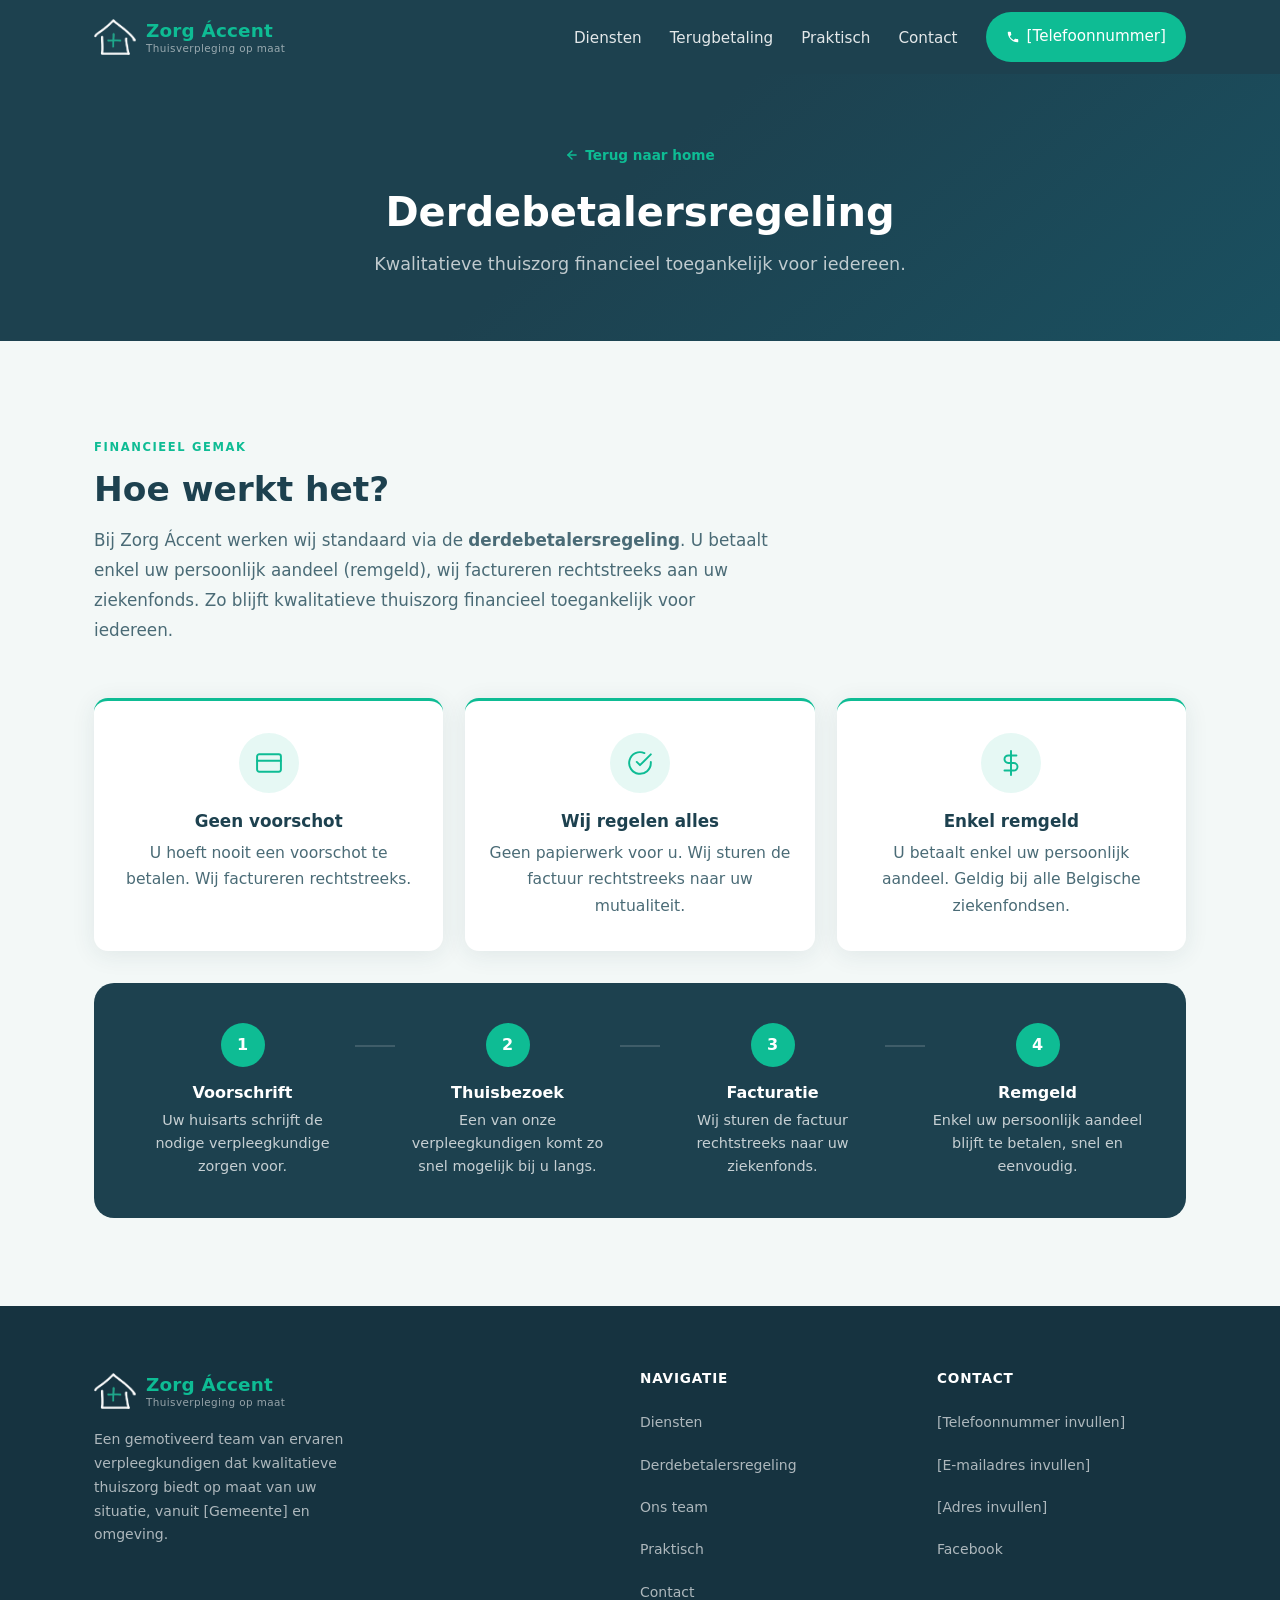
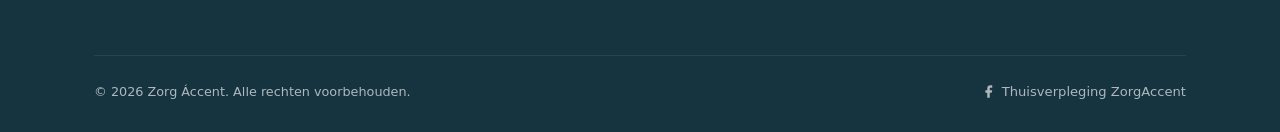
<file: terugbetaling.html>
<!DOCTYPE html>
<html lang="nl">
<head>
  <meta charset="UTF-8" />
  <meta name="viewport" content="width=device-width, initial-scale=1.0" />
  <meta name="description" content="Zorg Áccent werkt via de derdebetalersregeling. U betaalt enkel uw remgeld, wij factureren rechtstreeks aan uw ziekenfonds." />
  <title>Terugbetaling - Zorg Áccent, Thuisverpleging op maat</title>
  <link rel="stylesheet" href="style.css" />
</head>
<body>

<!-- ══════════════════════════════════════════
     NAVIGATION
══════════════════════════════════════════ -->
<nav class="nav" id="nav">
  <div class="container">
    <div class="nav__inner">

      <a href="index.html" class="nav__logo" aria-label="Zorg Áccent, terug naar begin">
        <img src="logo.png" alt="Zorg Áccent logo" />
        <div class="nav__brand">
          <span class="nav__brand-name">Zorg Áccent</span>
          <span class="nav__brand-sub">Thuisverpleging op maat</span>
        </div>
      </a>

      <ul class="nav__links" role="list">
        <li><a href="diensten.html">Diensten</a></li>
        <li><a href="terugbetaling.html">Terugbetaling</a></li>
        <li><a href="praktisch.html">Praktisch</a></li>
        <li><a href="index.html#contact">Contact</a></li>
        <li>
          <a href="index.html#contact" class="nav__cta-link" aria-label="Contacteer ons">
            <svg width="14" height="14" viewBox="0 0 24 24" fill="currentColor" aria-hidden="true">
              <path d="M6.6 10.8c1.4 2.8 3.8 5.1 6.6 6.6l2.2-2.2c.3-.3.7-.4 1-.2 1.1.4 2.3.6 3.6.6.6 0 1 .4 1 1V20c0 .6-.4 1-1 1C10.6 21 3 13.4 3 4c0-.6.4-1 1-1h3.5c.6 0 1 .4 1 1 0 1.3.2 2.5.6 3.6.1.3 0 .7-.2 1L6.6 10.8z"/>
            </svg>
            [Telefoonnummer]
          </a>
        </li>
      </ul>

      <button class="nav__burger" id="burger" aria-label="Menu openen" aria-expanded="false" aria-controls="navDrawer">
        <span></span><span></span><span></span>
      </button>

    </div>
  </div>

  <div class="nav__drawer" id="navDrawer" role="navigation" aria-label="Mobiele navigatie">
    <a href="diensten.html">Diensten</a>
    <a href="terugbetaling.html">Terugbetaling</a>
    <a href="praktisch.html">Praktisch</a>
    <a href="index.html#contact">Contact</a>
    <a href="index.html#contact" class="drawer-cta">[Telefoonnummer]</a>
  </div>
</nav>


<!-- ══════════════════════════════════════════
     PAGE HEADER
══════════════════════════════════════════ -->
<header class="page-header" aria-label="Pagina-header Terugbetaling">
  <div class="container">
    <a href="index.html" class="page-header__back">
      <svg width="14" height="14" viewBox="0 0 24 24" fill="none" stroke="currentColor" stroke-width="2.5" stroke-linecap="round" stroke-linejoin="round" aria-hidden="true">
        <line x1="19" y1="12" x2="5" y2="12"/>
        <polyline points="12 19 5 12 12 5"/>
      </svg>
      Terug naar home
    </a>
    <h1>Derdebetalersregeling</h1>
    <p>Kwalitatieve thuiszorg financieel toegankelijk voor iedereen.</p>
  </div>
</header>


<!-- ══════════════════════════════════════════
     DERDEBETALERSREGELING
══════════════════════════════════════════ -->
<section class="section section--alt" id="betaling">
  <div class="container">

    <div class="section-header centered">
      <span class="section-label">Financieel gemak</span>
      <h2 class="section-title">Hoe werkt het?</h2>
      <p class="section-sub">
        Bij Zorg Áccent werken wij standaard via de <strong>derdebetalersregeling</strong>. U betaalt enkel uw persoonlijk aandeel (remgeld), wij factureren rechtstreeks aan uw ziekenfonds. Zo blijft kwalitatieve thuiszorg financieel toegankelijk voor iedereen.
      </p>
    </div>

    <div class="betaler-benefits">
      <div class="betaler-benefit reveal">
        <div class="betaler-benefit__icon" aria-hidden="true">
          <svg width="26" height="26" viewBox="0 0 24 24" fill="none" stroke="currentColor" stroke-width="1.8" stroke-linecap="round" stroke-linejoin="round">
            <rect x="1" y="4" width="22" height="16" rx="2" ry="2"/>
            <line x1="1" y1="10" x2="23" y2="10"/>
          </svg>
        </div>
        <h3>Geen voorschot</h3>
        <p>U hoeft nooit een voorschot te betalen. Wij factureren rechtstreeks.</p>
      </div>
      <div class="betaler-benefit reveal">
        <div class="betaler-benefit__icon" aria-hidden="true">
          <svg width="26" height="26" viewBox="0 0 24 24" fill="none" stroke="currentColor" stroke-width="1.8" stroke-linecap="round" stroke-linejoin="round">
            <path d="M22 11.08V12a10 10 0 1 1-5.93-9.14"/>
            <polyline points="22 4 12 14.01 9 11.01"/>
          </svg>
        </div>
        <h3>Wij regelen alles</h3>
        <p>Geen papierwerk voor u. Wij sturen de factuur rechtstreeks naar uw mutualiteit.</p>
      </div>
      <div class="betaler-benefit reveal">
        <div class="betaler-benefit__icon" aria-hidden="true">
          <svg width="26" height="26" viewBox="0 0 24 24" fill="none" stroke="currentColor" stroke-width="1.8" stroke-linecap="round" stroke-linejoin="round">
            <line x1="12" y1="1" x2="12" y2="23"/>
            <path d="M17 5H9.5a3.5 3.5 0 0 0 0 7h5a3.5 3.5 0 0 1 0 7H6"/>
          </svg>
        </div>
        <h3>Enkel remgeld</h3>
        <p>U betaalt enkel uw persoonlijk aandeel. Geldig bij alle Belgische ziekenfondsen.</p>
      </div>
    </div>

    <div class="steps-flow">
      <div class="steps-flow__item reveal">
        <div class="steps-flow__num" aria-hidden="true">1</div>
        <div class="steps-flow__body">
          <h4>Voorschrift</h4>
          <p>Uw huisarts schrijft de nodige verpleegkundige zorgen voor.</p>
        </div>
      </div>
      <div class="steps-flow__connector" aria-hidden="true"></div>
      <div class="steps-flow__item reveal">
        <div class="steps-flow__num" aria-hidden="true">2</div>
        <div class="steps-flow__body">
          <h4>Thuisbezoek</h4>
          <p>Een van onze verpleegkundigen komt zo snel mogelijk bij u langs.</p>
        </div>
      </div>
      <div class="steps-flow__connector" aria-hidden="true"></div>
      <div class="steps-flow__item reveal">
        <div class="steps-flow__num" aria-hidden="true">3</div>
        <div class="steps-flow__body">
          <h4>Facturatie</h4>
          <p>Wij sturen de factuur rechtstreeks naar uw ziekenfonds.</p>
        </div>
      </div>
      <div class="steps-flow__connector" aria-hidden="true"></div>
      <div class="steps-flow__item reveal">
        <div class="steps-flow__num" aria-hidden="true">4</div>
        <div class="steps-flow__body">
          <h4>Remgeld</h4>
          <p>Enkel uw persoonlijk aandeel blijft te betalen, snel en eenvoudig.</p>
        </div>
      </div>
    </div>

  </div>
</section>


<!-- ══════════════════════════════════════════
     FOOTER
══════════════════════════════════════════ -->
<footer class="footer" role="contentinfo">
  <div class="container">
    <div class="footer__grid">

      <div class="footer__brand">
        <a href="index.html" class="nav__logo" aria-label="Zorg Áccent, terug naar begin">
          <img src="logo.png" alt="Zorg Áccent logo" />
          <div class="nav__brand">
            <span class="nav__brand-name">Zorg Áccent</span>
            <span class="nav__brand-sub">Thuisverpleging op maat</span>
          </div>
        </a>
        <p class="footer__brand-text">
          Een gemotiveerd team van ervaren verpleegkundigen dat kwalitatieve thuiszorg biedt op maat van uw situatie, vanuit [Gemeente] en omgeving.
        </p>
      </div>

      <div class="footer__col">
        <h4>Navigatie</h4>
        <ul>
          <li><a href="diensten.html">Diensten</a></li>
          <li><a href="terugbetaling.html">Derdebetalersregeling</a></li>
          <li><a href="index.html#team">Ons team</a></li>
          <li><a href="praktisch.html">Praktisch</a></li>
          <li><a href="index.html#contact">Contact</a></li>
        </ul>
      </div>

      <div class="footer__col">
        <h4>Contact</h4>
        <ul>
          <li><span>[Telefoonnummer invullen]</span></li>
          <li><span>[E-mailadres invullen]</span></li>
          <li><span>[Adres invullen]</span></li>
          <li><a href="#">Facebook</a></li>
        </ul>
      </div>

    </div>

    <div class="footer__bottom">
      <span>&copy; <span id="year"></span> Zorg Áccent. Alle rechten voorbehouden.</span>
      <a href="#" class="footer__fb">
        <svg width="15" height="15" viewBox="0 0 24 24" fill="currentColor" aria-hidden="true">
          <path d="M18 2h-3a5 5 0 0 0-5 5v3H7v4h3v8h4v-8h3l1-4h-4V7a1 1 0 0 1 1-1h3z"/>
        </svg>
        Thuisverpleging ZorgAccent
      </a>
    </div>
  </div>
</footer>

<script src="script.js"></script>
</body>
</html>
</file>
<file: style.css>
/* ════════════════════════════════════════════
   Zorg Áccent — Thuisverpleging
   style.css
════════════════════════════════════════════ */

/* ── Reset & tokens ──────────────────────── */
*, *::before, *::after {
  box-sizing: border-box;
  margin: 0;
  padding: 0;
}

:root {
  --main:        #1d414f;
  --main-dark:   #163340;
  --accent:      #0ebc94;
  --accent-dark: #0ca880;
  --white:       #ffffff;
  --light:       #f3f8f7;
  --text:        #2c3e47;
  --muted:       #4a6b76;
  --border:      #dde8eb;
  --radius-sm:   8px;
  --radius:      14px;
  --radius-lg:   20px;
  --shadow:      0 4px 24px rgba(29, 65, 79, 0.09);
  --shadow-hover:0 8px 32px rgba(29, 65, 79, 0.16);
  --transition:  0.22s ease;
}

html {
  scroll-behavior: smooth;
  -webkit-text-size-adjust: 100%;
}

body {
  font-family: 'Segoe UI', system-ui, -apple-system, sans-serif;
  color: var(--text);
  background: var(--white);
  line-height: 1.8;
  font-size: 18px;
}

h1, h2, h3, h4 { line-height: 1.25; }
a { color: inherit; text-decoration: none; }
img { display: block; max-width: 100%; }
ul { list-style: none; }


/* ── Layout helpers ──────────────────────── */
.container {
  max-width: 1140px;
  margin: 0 auto;
  padding: 0 24px;
}

.section { padding: 88px 0; }
.section--alt { background: var(--light); }

.section-label {
  display: inline-block;
  font-size: 0.72rem;
  font-weight: 700;
  letter-spacing: 0.14em;
  text-transform: uppercase;
  color: var(--accent);
  margin-bottom: 10px;
}

.section-header { margin-bottom: 52px; }
.section-header.centered { max-width: 680px; }
.section-header.centered .section-sub { max-width: 100%; }

.section-title {
  font-size: clamp(1.55rem, 3vw, 2.15rem);
  color: var(--main);
  margin-bottom: 14px;
}

.section-sub {
  color: var(--muted);
  max-width: 540px;
  font-size: 1.05rem;
}


/* ── Buttons ─────────────────────────────── */
.btn {
  display: inline-flex;
  align-items: center;
  gap: 8px;
  padding: 15px 30px;
  border-radius: 50px;
  font-weight: 600;
  font-size: 1rem;
  cursor: pointer;
  border: 2px solid transparent;
  transition: background var(--transition), color var(--transition),
              border-color var(--transition), transform var(--transition);
  white-space: nowrap;
}
.btn:active { transform: scale(0.97); }

.btn-primary { background: var(--accent); color: var(--white); }
.btn-primary:hover { background: var(--accent-dark); }

.btn-outline {
  background: transparent;
  border-color: rgba(255,255,255,0.6);
  color: var(--white);
}
.btn-outline:hover {
  background: var(--white);
  color: var(--main);
  border-color: var(--white);
}


/* ════════════════════════════════════════════
   NAVIGATION
════════════════════════════════════════════ */
.nav {
  position: fixed;
  top: 0; left: 0; right: 0;
  z-index: 200;
  background: var(--main);
  transition: box-shadow var(--transition);
}
.nav.scrolled { box-shadow: 0 4px 24px rgba(0,0,0,0.22); }

.nav__inner {
  display: flex;
  align-items: center;
  justify-content: space-between;
  height: 74px;
  gap: 16px;
}

.nav__logo {
  display: flex;
  align-items: center;
  gap: 10px;
  flex-shrink: 0;
}

.nav__logo img {
  width: 42px;
  height: 42px;
  object-fit: contain;
}

.nav__brand {
  display: flex;
  flex-direction: column;
  line-height: 1.2;
}

.nav__brand-name {
  font-size: 1.15rem;
  font-weight: 700;
  color: var(--accent);
  letter-spacing: 0.01em;
}

.nav__brand-sub {
  font-size: 0.65rem;
  color: rgba(255,255,255,0.55);
  letter-spacing: 0.04em;
}

.nav__links {
  display: flex;
  gap: 28px;
  align-items: center;
}

.nav__links a {
  color: rgba(255,255,255,0.88);
  font-size: 0.95rem;
  font-weight: 500;
  transition: color var(--transition);
}
.nav__links a:hover { color: var(--accent); }

.nav__cta-link {
  display: flex;
  align-items: center;
  gap: 7px;
  background: var(--accent);
  color: var(--white) !important;
  padding: 11px 20px;
  border-radius: 50px;
  font-size: 0.95rem;
  font-weight: 600;
  transition: background var(--transition) !important;
  flex-shrink: 0;
}
.nav__cta-link:hover { background: var(--accent-dark) !important; }
.nav__cta-link svg { flex-shrink: 0; }

/* Hamburger */
.nav__burger {
  display: none;
  flex-direction: column;
  gap: 5px;
  background: none;
  border: none;
  cursor: pointer;
  padding: 6px;
  flex-shrink: 0;
}
.nav__burger span {
  display: block;
  width: 22px;
  height: 2px;
  background: var(--white);
  border-radius: 2px;
  transition: transform 0.3s, opacity 0.3s;
}
.nav__burger.active span:nth-child(1) { transform: translateY(7px) rotate(45deg); }
.nav__burger.active span:nth-child(2) { opacity: 0; }
.nav__burger.active span:nth-child(3) { transform: translateY(-7px) rotate(-45deg); }

/* Mobile drawer */
.nav__drawer {
  display: none;
  flex-direction: column;
  background: var(--main-dark);
  padding: 0 24px;
  max-height: 0;
  overflow: hidden;
  transition: max-height 0.35s ease, padding 0.35s ease;
}
.nav__drawer.open {
  display: flex;
  max-height: 420px;
  padding: 12px 24px 24px;
}
.nav__drawer a {
  color: rgba(255,255,255,0.88);
  padding: 15px 0;
  font-size: 1.05rem;
  border-bottom: 1px solid rgba(255,255,255,0.07);
  transition: color var(--transition);
}
.nav__drawer a:last-child { border-bottom: none; }
.nav__drawer a:hover { color: var(--accent); }
.nav__drawer .drawer-cta {
  margin-top: 8px;
  color: var(--accent) !important;
  font-weight: 700;
  border-bottom: none !important;
}


/* ════════════════════════════════════════════
   HERO
════════════════════════════════════════════ */
.hero {
  background: linear-gradient(140deg, var(--main) 50%, #1a5060 100%);
  padding: 140px 0 96px;
  position: relative;
  overflow: hidden;
}

.hero__shapes {
  position: absolute;
  inset: 0;
  pointer-events: none;
  overflow: hidden;
}

.shape {
  position: absolute;
}

.shape--circle-lg {
  width: 420px;
  height: 420px;
  border-radius: 50%;
  background: rgba(14,188,148,0.07);
  top: -100px;
  right: -80px;
}

.shape--circle-sm {
  width: 180px;
  height: 180px;
  border-radius: 50%;
  background: rgba(14,188,148,0.09);
  bottom: 40px;
  left: 5%;
}

.shape--ring-lg {
  width: 300px;
  height: 300px;
  border-radius: 50%;
  border: 2px solid rgba(14,188,148,0.15);
  top: 60px;
  right: 120px;
}

.shape--ring-sm {
  width: 120px;
  height: 120px;
  border-radius: 50%;
  border: 2px solid rgba(14,188,148,0.18);
  bottom: 80px;
  right: 15%;
}

.shape--square {
  width: 80px;
  height: 80px;
  border: 2px solid rgba(14,188,148,0.13);
  transform: rotate(30deg);
  top: 45%;
  left: 2%;
}

.shape--dot-grid {
  width: 160px;
  height: 160px;
  top: 20px;
  left: 12%;
  background-image: radial-gradient(circle, rgba(14,188,148,0.25) 1.5px, transparent 1.5px);
  background-size: 18px 18px;
}

.hero__inner {
  display: grid;
  grid-template-columns: 1fr 1fr;
  gap: 64px;
  align-items: center;
}

.hero__badge {
  display: inline-flex;
  align-items: center;
  gap: 7px;
  background: rgba(14,188,148,0.14);
  color: var(--accent);
  border: 1px solid rgba(14,188,148,0.28);
  border-radius: 50px;
  padding: 5px 14px;
  font-size: 0.75rem;
  font-weight: 700;
  letter-spacing: 0.1em;
  text-transform: uppercase;
  margin-bottom: 20px;
}

.hero__badge-dot {
  width: 7px;
  height: 7px;
  border-radius: 50%;
  background: var(--accent);
  animation: blink 2s infinite;
}

@keyframes blink {
  0%, 100% { opacity: 1; }
  50% { opacity: 0.35; }
}

.hero__title {
  font-size: clamp(1.9rem, 4.5vw, 2.9rem);
  color: var(--white);
  margin-bottom: 18px;
  font-weight: 800;
}
.hero__title span { color: var(--accent); }

.hero__text {
  color: rgba(255,255,255,0.72);
  font-size: 1.05rem;
  margin-bottom: 36px;
  max-width: 460px;
}

.hero__actions {
  display: flex;
  gap: 12px;
  flex-wrap: wrap;
}

.hero__cards {
  display: flex;
  flex-direction: column;
  gap: 16px;
}

.hero-card {
  background: rgba(255,255,255,0.06);
  border: 1px solid rgba(255,255,255,0.1);
  border-radius: var(--radius);
  padding: 22px 24px;
  display: flex;
  align-items: center;
  gap: 18px;
  backdrop-filter: blur(8px);
}

.hero-card__icon {
  width: 50px;
  height: 50px;
  border-radius: 12px;
  background: rgba(14,188,148,0.15);
  display: flex;
  align-items: center;
  justify-content: center;
  flex-shrink: 0;
  color: var(--accent);
}

.hero-card h3 { color: var(--white); font-size: 1.05rem; margin-bottom: 2px; }
.hero-card p  { color: rgba(255,255,255,0.58); font-size: 0.82rem; }


/* ════════════════════════════════════════════
   DIENSTEN
════════════════════════════════════════════ */
.services-grid {
  display: grid;
  grid-template-columns: repeat(3, 1fr);
  gap: 22px;
}

.service-card {
  background: var(--white);
  border-radius: var(--radius);
  padding: 30px 26px;
  box-shadow: var(--shadow);
  border-top: 3px solid var(--border);
  transition: border-color var(--transition), transform var(--transition),
              box-shadow var(--transition);
}
.service-card:hover {
  border-color: var(--accent);
  transform: translateY(-4px);
  box-shadow: var(--shadow-hover);
}

.service-card__icon {
  width: 48px;
  height: 48px;
  border-radius: 12px;
  background: rgba(14,188,148,0.1);
  display: flex;
  align-items: center;
  justify-content: center;
  margin-bottom: 18px;
  color: var(--accent);
}

.service-card h3 { color: var(--main); font-size: 1.05rem; margin-bottom: 8px; }
.service-card p  { color: var(--muted); font-size: 0.975rem; line-height: 1.7; }


/* ════════════════════════════════════════════
   DERDEBETALERSREGELING
════════════════════════════════════════════ */

/* 3 benefit cards */
.betaler-benefits {
  display: grid;
  grid-template-columns: repeat(3, 1fr);
  gap: 22px;
  margin-bottom: 32px;
}

.betaler-benefit {
  background: var(--white);
  border-radius: var(--radius);
  padding: 32px 24px;
  box-shadow: var(--shadow);
  text-align: center;
  border-top: 3px solid var(--accent);
}

.betaler-benefit__icon {
  width: 60px;
  height: 60px;
  border-radius: 50%;
  background: rgba(14,188,148,0.1);
  color: var(--accent);
  display: flex;
  align-items: center;
  justify-content: center;
  margin: 0 auto 18px;
}

.betaler-benefit h3 { color: var(--main); font-size: 1.05rem; margin-bottom: 8px; }
.betaler-benefit p  { color: var(--muted); font-size: 0.975rem; line-height: 1.7; }

/* Horizontal step flow */
.steps-flow {
  display: flex;
  align-items: flex-start;
  background: var(--main);
  border-radius: var(--radius-lg);
  padding: 40px 36px;
}

.steps-flow__item {
  flex: 1;
  display: flex;
  flex-direction: column;
  align-items: center;
  text-align: center;
}

.steps-flow__num {
  width: 44px;
  height: 44px;
  border-radius: 50%;
  background: var(--accent);
  color: var(--white);
  font-weight: 700;
  font-size: 1rem;
  display: flex;
  align-items: center;
  justify-content: center;
  flex-shrink: 0;
}

.steps-flow__connector {
  flex-shrink: 0;
  width: 40px;
  height: 2px;
  background: rgba(255,255,255,0.15);
  margin-top: 22px;
}

.steps-flow__body { margin-top: 16px; padding: 0 6px; }
.steps-flow__body h4 { color: var(--white); font-size: 1rem; margin-bottom: 6px; }
.steps-flow__body p  { color: rgba(255,255,255,0.75); font-size: 0.9rem; line-height: 1.6; }


/* ════════════════════════════════════════════
   TEAM
════════════════════════════════════════════ */
.team-grid {
  display: grid;
  grid-template-columns: repeat(3, 1fr);
  gap: 22px;
}

.team-card {
  background: var(--white);
  border-radius: var(--radius);
  overflow: hidden;
  box-shadow: var(--shadow);
  text-align: center;
  transition: transform var(--transition), box-shadow var(--transition);
}
.team-card:hover {
  transform: translateY(-4px);
  box-shadow: var(--shadow-hover);
}

.team-card__top {
  height: 110px;
  background: linear-gradient(140deg, var(--main), #2a607a);
  display: flex;
  align-items: center;
  justify-content: center;
  color: rgba(255,255,255,0.4);
}

.team-card__body { padding: 18px 16px 22px; }

.team-card h3 { color: var(--main); font-size: 0.975rem; margin-bottom: 4px; }
.team-card p  {
  color: var(--accent);
  font-size: 0.75rem;
  font-weight: 700;
  text-transform: uppercase;
  letter-spacing: 0.07em;
}


/* ════════════════════════════════════════════
   PRAKTISCH
════════════════════════════════════════════ */
.praktisch__inner {
  display: grid;
  grid-template-columns: 1fr 1fr;
  gap: 60px;
  align-items: start;
}

.steps-list {
  display: flex;
  flex-direction: column;
  gap: 0;
  margin-top: 8px;
}

.step-item {
  display: flex;
  gap: 18px;
  padding: 22px 0;
  border-bottom: 1px solid var(--border);
}
.step-item:last-child { border-bottom: none; }

.step-item__num {
  width: 38px;
  height: 38px;
  border-radius: 50%;
  background: var(--accent);
  color: var(--white);
  font-weight: 700;
  font-size: 0.9rem;
  display: flex;
  align-items: center;
  justify-content: center;
  flex-shrink: 0;
  margin-top: 2px;
}

.step-item h4 { color: var(--main); font-size: 1.05rem; margin-bottom: 4px; }
.step-item p  { color: var(--muted); font-size: 0.975rem; }

.info-block {
  background: var(--main);
  border-radius: var(--radius-lg);
  padding: 36px 32px;
  display: flex;
  flex-direction: column;
  gap: 20px;
}

.info-block__title {
  color: var(--white);
  font-size: 1.05rem;
  font-weight: 700;
  padding-bottom: 14px;
  border-bottom: 1px solid rgba(255,255,255,0.1);
}

.info-item {
  display: flex;
  gap: 14px;
  align-items: flex-start;
}

.info-item__icon {
  width: 38px;
  height: 38px;
  border-radius: 10px;
  background: rgba(14,188,148,0.15);
  color: var(--accent);
  display: flex;
  align-items: center;
  justify-content: center;
  flex-shrink: 0;
}

.info-item strong {
  display: block;
  color: var(--white);
  font-size: 0.85rem;
  margin-bottom: 2px;
}
.info-item span,
.info-item a {
  color: rgba(255,255,255,0.58);
  font-size: 0.85rem;
}
.info-item a:hover { color: var(--accent); }

.availability-pill {
  display: inline-flex;
  align-items: center;
  gap: 7px;
  background: rgba(14,188,148,0.15);
  color: var(--accent);
  border-radius: 50px;
  padding: 6px 14px;
  font-size: 0.78rem;
  font-weight: 700;
  align-self: flex-start;
}

.availability-pill__dot {
  width: 7px;
  height: 7px;
  border-radius: 50%;
  background: var(--accent);
  animation: blink 2s infinite;
}


/* ════════════════════════════════════════════
   CONTACT
════════════════════════════════════════════ */

/* 2x2 grid of info cards */
.contact-info-grid {
  display: grid;
  grid-template-columns: repeat(2, 1fr);
  gap: 20px;
  margin-bottom: 24px;
}

.contact-info-card {
  background: var(--white);
  border-radius: var(--radius);
  padding: 28px 26px;
  box-shadow: var(--shadow);
  display: flex;
  align-items: flex-start;
  gap: 18px;
  transition: transform var(--transition), box-shadow var(--transition);
}
.contact-info-card:hover {
  transform: translateY(-3px);
  box-shadow: var(--shadow-hover);
}

.contact-info-card__icon {
  width: 48px;
  height: 48px;
  border-radius: 12px;
  background: rgba(14,188,148,0.1);
  color: var(--accent);
  display: flex;
  align-items: center;
  justify-content: center;
  flex-shrink: 0;
}

.contact-info-card__label {
  font-size: 0.75rem;
  font-weight: 700;
  text-transform: uppercase;
  letter-spacing: 0.1em;
  color: var(--muted);
  margin-bottom: 4px;
}

.contact-info-card__value {
  font-size: 1.05rem;
  font-weight: 600;
  color: var(--main);
  margin-bottom: 3px;
}

.contact-info-card__note {
  font-size: 0.9rem;
  color: var(--muted);
}

/* Facebook banner */
.contact-fb-banner {
  background: var(--main);
  border-radius: var(--radius-lg);
  padding: 32px 40px;
  display: flex;
  align-items: center;
  justify-content: space-between;
  gap: 24px;
}

.contact-fb-banner__left {
  display: flex;
  align-items: center;
  gap: 20px;
}

.contact-fb-banner__icon {
  width: 56px;
  height: 56px;
  border-radius: 14px;
  background: rgba(14,188,148,0.15);
  color: var(--accent);
  display: flex;
  align-items: center;
  justify-content: center;
  flex-shrink: 0;
}

.contact-fb-banner h3 { color: var(--white); font-size: 1.15rem; margin-bottom: 4px; }
.contact-fb-banner p  { color: rgba(255,255,255,0.8); font-size: 1rem; }

.contact-fb-banner__link {
  display: inline-flex;
  align-items: center;
  gap: 8px;
  background: var(--accent);
  color: var(--white);
  padding: 14px 26px;
  border-radius: 50px;
  font-size: 1rem;
  font-weight: 600;
  white-space: nowrap;
  flex-shrink: 0;
  transition: background var(--transition);
}
.contact-fb-banner__link:hover { background: var(--accent-dark); }


/* ════════════════════════════════════════════
   FOOTER
════════════════════════════════════════════ */
.footer {
  background: var(--main-dark);
  color: rgba(255,255,255,0.65);
  padding: 64px 0 28px;
}

.footer__grid {
  display: grid;
  grid-template-columns: 2fr 1fr 1fr;
  gap: 48px;
  padding-bottom: 48px;
  border-bottom: 1px solid rgba(255,255,255,0.08);
}

.footer__brand-text {
  margin-top: 16px;
  font-size: 0.875rem;
  line-height: 1.7;
  max-width: 280px;
}

.footer__col h4 {
  color: var(--white);
  font-size: 0.85rem;
  font-weight: 700;
  letter-spacing: 0.06em;
  text-transform: uppercase;
  margin-bottom: 18px;
}

.footer__col ul {
  display: flex;
  flex-direction: column;
  gap: 10px;
}

.footer__col ul a,
.footer__col ul span { font-size: 0.875rem; transition: color var(--transition); }
.footer__col ul a:hover { color: var(--accent); }

.footer__bottom {
  padding-top: 24px;
  display: flex;
  align-items: center;
  justify-content: space-between;
  flex-wrap: wrap;
  gap: 12px;
  font-size: 0.8rem;
}

.footer__fb {
  display: inline-flex;
  align-items: center;
  gap: 6px;
  color: rgba(255,255,255,0.65);
  font-size: 0.82rem;
  transition: color var(--transition);
}
.footer__fb:hover { color: var(--accent); }


/* ════════════════════════════════════════════
   SCROLL-REVEAL
════════════════════════════════════════════ */
.reveal {
  opacity: 0;
  transform: translateY(22px);
  transition: opacity 0.55s ease, transform 0.55s ease;
}
.reveal.visible {
  opacity: 1;
  transform: translateY(0);
}


/* ════════════════════════════════════════════
   RESPONSIVE — tablet (max 960px)
════════════════════════════════════════════ */
@media (max-width: 960px) {
  /* Nav */
  .nav__links  { display: none; }
  .nav__burger { display: flex; }

  /* Hero */
  .hero { padding: 120px 0 72px; }
  .hero__inner { grid-template-columns: 1fr; gap: 40px; }
  .hero__text  { max-width: 100%; }
  .hero__cards { flex-direction: row; flex-wrap: wrap; gap: 14px; }
  .hero-card   { flex: 1 1 220px; }

  /* Services */
  .services-grid { grid-template-columns: repeat(2, 1fr); }

  /* Betaler */
  .betaler-benefits { grid-template-columns: repeat(2, 1fr); }
  .steps-flow {
    flex-wrap: wrap;
    gap: 24px;
    padding: 32px 28px;
  }
  .steps-flow__connector { display: none; }
  .steps-flow__item { flex: 1 1 40%; }

  /* Team */
  .team-grid { grid-template-columns: repeat(2, 1fr); }

  /* Praktisch */
  .praktisch__inner { grid-template-columns: 1fr; gap: 40px; }

  /* Contact */
  .contact-fb-banner {
    flex-direction: column;
    align-items: flex-start;
    padding: 28px 28px;
  }

  /* Footer */
  .footer__grid { grid-template-columns: 1fr 1fr; }
  .footer__brand { grid-column: 1 / -1; }
}


/* ════════════════════════════════════════════
   RESPONSIVE — mobile (max 600px)
════════════════════════════════════════════ */
@media (max-width: 600px) {
  .container { padding: 0 16px; }
  .section { padding: 60px 0; }
  .section-header { margin-bottom: 36px; }

  /* Hero */
  .hero { padding: 106px 0 60px; }
  .hero__title { font-size: 1.75rem; }
  .hero__actions { flex-direction: column; }
  .hero__actions .btn { justify-content: center; }
  .hero__cards { flex-direction: column; }
  .hero-card { flex: unset; }

  /* Services */
  .services-grid { grid-template-columns: 1fr; gap: 16px; }
  .service-card  { padding: 24px 20px; }

  /* Betaler */
  .betaler-benefits { grid-template-columns: 1fr; }
  .steps-flow { padding: 24px 20px; }
  .steps-flow__item { flex: 1 1 100%; }

  /* Team */
  .team-grid { grid-template-columns: 1fr 1fr; gap: 14px; }
  .team-card__top { height: 80px; }

  /* Praktisch */
  .info-block { padding: 26px 22px; }

  /* Contact */
  .contact-info-grid { grid-template-columns: 1fr; }
  .contact-fb-banner { padding: 24px 20px; }

  /* Footer */
  .footer__grid { grid-template-columns: 1fr; gap: 32px; }
  .footer__bottom { flex-direction: column; align-items: flex-start; gap: 8px; }

  /* Nav */
  .nav__brand-sub { display: none; }
}

@media (max-width: 380px) {
  .team-grid { grid-template-columns: 1fr; }
}


/* ════════════════════════════════════════════
   PAGE HEADER (subpage banner)
════════════════════════════════════════════ */
.page-header {
  background: linear-gradient(140deg, var(--main) 50%, #1a5060 100%);
  padding: 140px 0 60px;
  text-align: center;
  position: relative;
  overflow: hidden;
}

.page-header h1 {
  color: var(--white);
  font-size: clamp(1.7rem, 4vw, 2.5rem);
  font-weight: 800;
  margin-bottom: 12px;
}

.page-header p {
  color: rgba(255, 255, 255, 0.72);
  font-size: 1.1rem;
  max-width: 560px;
  margin: 0 auto;
}

.page-header__back {
  display: inline-flex;
  align-items: center;
  gap: 6px;
  color: var(--accent);
  font-size: 0.85rem;
  font-weight: 600;
  margin-bottom: 20px;
  transition: color var(--transition);
}
.page-header__back:hover { color: var(--accent-dark); }


/* ════════════════════════════════════════════
   QUICKLINKS (Snel naar section)
════════════════════════════════════════════ */
.quicklinks-grid {
  display: grid;
  grid-template-columns: repeat(3, 1fr);
  gap: 24px;
  margin-top: 52px;
}

.quicklink-card {
  background: var(--white);
  border-radius: var(--radius);
  padding: 36px 32px;
  box-shadow: var(--shadow);
  border-top: 3px solid var(--accent);
  display: flex;
  flex-direction: column;
  transition: transform var(--transition), box-shadow var(--transition);
}
.quicklink-card:hover {
  transform: translateY(-4px);
  box-shadow: var(--shadow-hover);
}

.quicklink-card__icon {
  width: 56px;
  height: 56px;
  border-radius: 50%;
  background: rgba(14, 188, 148, 0.1);
  color: var(--accent);
  display: flex;
  align-items: center;
  justify-content: center;
  margin-bottom: 20px;
  flex-shrink: 0;
}

.quicklink-card h3 {
  color: var(--main);
  font-size: 1.15rem;
  margin-bottom: 10px;
}

.quicklink-card p {
  color: var(--muted);
  font-size: 0.975rem;
  line-height: 1.7;
  flex-grow: 1;
  margin-bottom: 20px;
}

.quicklink-card__link {
  display: inline-flex;
  align-items: center;
  gap: 8px;
  color: var(--accent);
  font-weight: 700;
  font-size: 0.95rem;
  margin-top: auto;
  transition: color var(--transition);
}
.quicklink-card__link:hover { color: var(--accent-dark); }

@media (max-width: 700px) {
  .quicklinks-grid { grid-template-columns: 1fr; }
}
</file>
